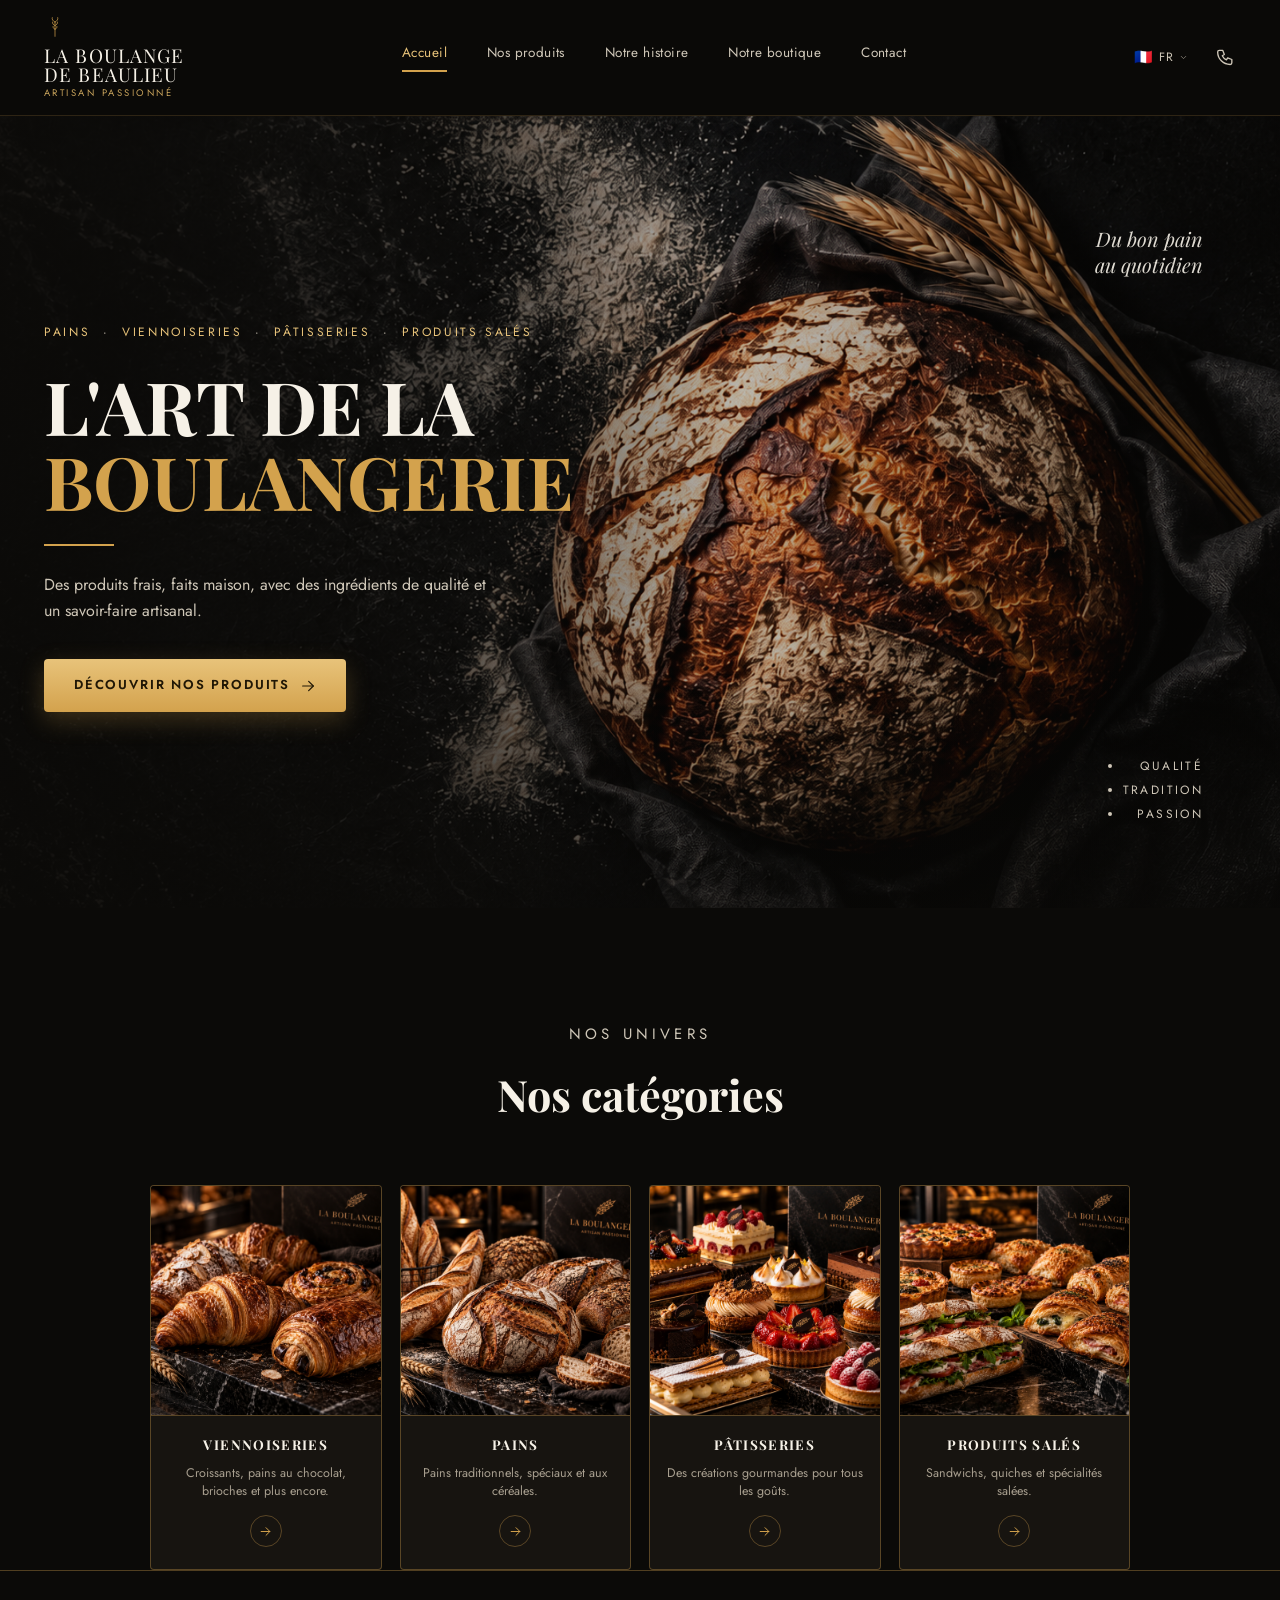
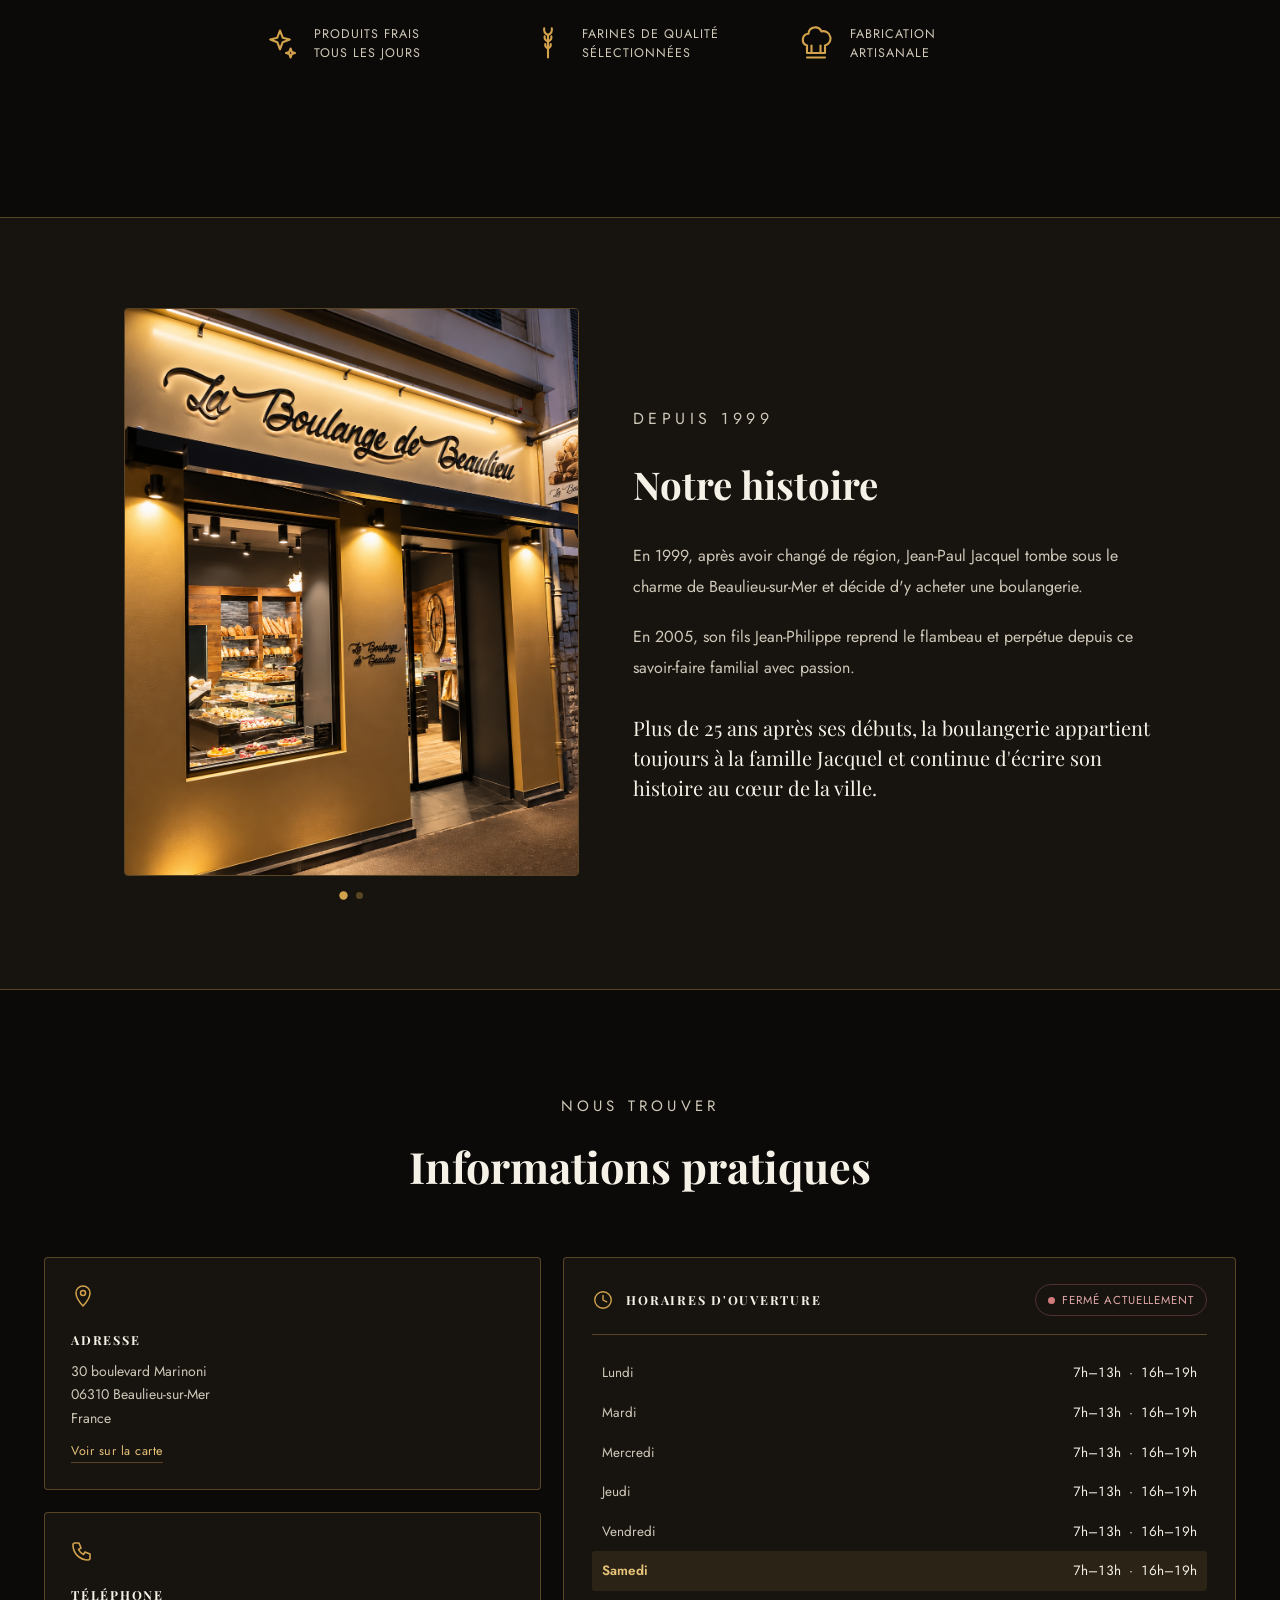
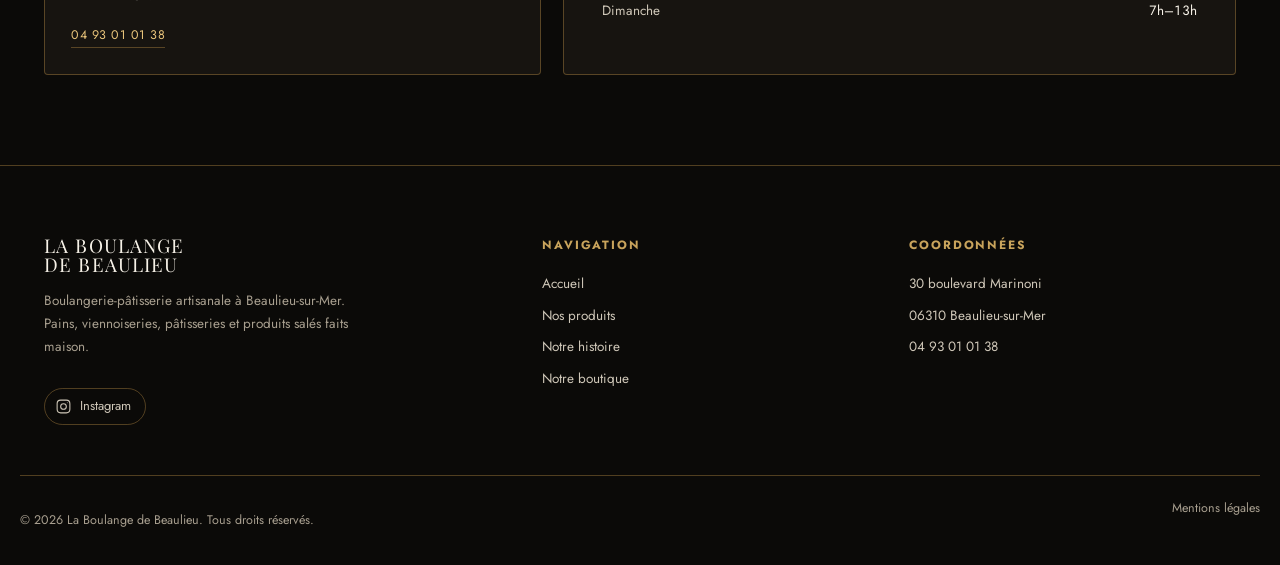
<file: index.html>
<!DOCTYPE html>
<html lang="fr">
<head>
  <meta charset="UTF-8">
  <meta name="viewport" content="width=device-width, initial-scale=1.0">
  <title>La Boulange de Beaulieu — Boulangerie artisanale à Beaulieu-sur-Mer</title>
  <meta name="description" content="La Boulange de Beaulieu, artisan boulanger-pâtissier à Beaulieu-sur-Mer : pains, viennoiseries, pâtisseries et produits salés faits maison chaque jour.">
  <meta name="theme-color" content="#0b0a08">
  <link rel="canonical" href="https://www.beaulieu-pizza.fr/boulangerie/">

  <meta property="og:type" content="website">
  <meta property="og:site_name" content="La Boulange de Beaulieu">
  <meta property="og:title" content="La Boulange de Beaulieu — Boulangerie artisanale à Beaulieu-sur-Mer">
  <meta property="og:description" content="Pains, viennoiseries, pâtisseries et produits salés faits maison, avec des ingrédients de qualité et un savoir-faire artisanal.">
  <meta property="og:image" content="assets/img/hero-pain.png">
  <meta property="og:locale" content="fr_FR">

  <link rel="preconnect" href="https://fonts.googleapis.com">
  <link rel="preconnect" href="https://fonts.gstatic.com" crossorigin>
  <link rel="stylesheet" href="https://fonts.googleapis.com/css2?family=Playfair+Display:ital,wght@0,500;0,600;0,700;0,900;1,500&family=Jost:wght@300;400;500;600&display=swap">
  <link rel="stylesheet" href="assets/css/styles.css">

  <script type="application/ld+json">
  {
    "@context": "https://schema.org",
    "@type": "Bakery",
    "name": "La Boulange de Beaulieu",
    "address": {
      "@type": "PostalAddress",
      "streetAddress": "30 boulevard Marinoni",
      "postalCode": "06310",
      "addressLocality": "Beaulieu-sur-Mer",
      "addressCountry": "FR"
    },
    "telephone": "+33493010138",
    "openingHoursSpecification": [
      { "@type": "OpeningHoursSpecification", "dayOfWeek": ["Monday","Tuesday","Wednesday","Thursday","Friday","Saturday"], "opens": "07:00", "closes": "13:00" },
      { "@type": "OpeningHoursSpecification", "dayOfWeek": ["Monday","Tuesday","Wednesday","Thursday","Friday","Saturday"], "opens": "16:00", "closes": "19:00" },
      { "@type": "OpeningHoursSpecification", "dayOfWeek": "Sunday", "opens": "07:00", "closes": "13:00" }
    ]
  }
  </script>
</head>
<body>
  <a class="skip-link" href="#main">Aller au contenu principal</a>

  <!-- =================== HEADER =================== -->
  <header class="site-header">
    <div class="container header-inner">
      <a href="#accueil" class="logo" aria-label="La Boulange de Beaulieu — retour à l'accueil">
        <svg class="logo-icon" viewBox="0 0 40 40" fill="none" stroke="currentColor" stroke-width="1.3" stroke-linecap="round">
          <path d="M20 37 L20 11"/>
          <path d="M20 11 C16 9 14 6 15 3"/>
          <path d="M20 11 C24 9 26 6 25 3"/>
          <path d="M20 17.5 C16.5 16 15 13.5 15.5 11"/>
          <path d="M20 17.5 C23.5 16 25 13.5 24.5 11"/>
          <path d="M20 24 C17 23 16 21 16.5 19"/>
          <path d="M20 24 C23 23 24 21 23.5 19"/>
        </svg>
        <span class="logo-name">La Boulange<br>de Beaulieu</span>
        <span class="logo-tag" data-i18n="logo_tagline">Artisan passionné</span>
      </a>

      <nav class="nav-desktop" aria-label="Navigation principale">
        <a href="#accueil" class="is-active" data-i18n="nav_accueil">Accueil</a>
        <a href="#categories" data-i18n="nav_produits">Nos produits</a>
        <a href="histoire.html" data-i18n="nav_histoire">Notre histoire</a>
        <a href="#adresse" data-i18n="nav_boutique">Notre boutique</a>
        <a href="#contact" data-i18n="nav_contact">Contact</a>
      </nav>

      <div class="header-actions">
        <div class="lang-switcher" id="lang-switcher">
          <button class="lang-current" id="lang-toggle" type="button" aria-haspopup="true" aria-expanded="false">
            <span class="flag" id="lang-current-flag">🇫🇷</span>
            <span id="lang-current-code">FR</span>
            <svg class="chev" viewBox="0 0 24 24" fill="none" stroke="currentColor" stroke-width="2" stroke-linecap="round" stroke-linejoin="round"><polyline points="6 9 12 15 18 9"/></svg>
          </button>
          <div class="lang-menu" id="lang-menu" role="menu">
            <button class="lang-option" type="button" data-lang="fr" role="menuitem"><span class="flag">🇫🇷</span><span class="name">Français</span><svg class="check" viewBox="0 0 24 24" fill="none" stroke="currentColor" stroke-width="2" stroke-linecap="round" stroke-linejoin="round"><polyline points="20 6 9 17 4 12"/></svg></button>
            <button class="lang-option" type="button" data-lang="en" role="menuitem"><span class="flag">🇬🇧</span><span class="name">English</span><svg class="check" viewBox="0 0 24 24" fill="none" stroke="currentColor" stroke-width="2" stroke-linecap="round" stroke-linejoin="round"><polyline points="20 6 9 17 4 12"/></svg></button>
            <button class="lang-option" type="button" data-lang="ru" role="menuitem"><span class="flag">🇷🇺</span><span class="name">Русский</span><svg class="check" viewBox="0 0 24 24" fill="none" stroke="currentColor" stroke-width="2" stroke-linecap="round" stroke-linejoin="round"><polyline points="20 6 9 17 4 12"/></svg></button>
            <button class="lang-option" type="button" data-lang="it" role="menuitem"><span class="flag">🇮🇹</span><span class="name">Italiano</span><svg class="check" viewBox="0 0 24 24" fill="none" stroke="currentColor" stroke-width="2" stroke-linecap="round" stroke-linejoin="round"><polyline points="20 6 9 17 4 12"/></svg></button>
          </div>
        </div>
        <a class="icon-btn" href="tel:+33493010138" aria-label="Appeler la boulangerie">
          <svg viewBox="0 0 24 24" fill="none" stroke="currentColor" stroke-width="1.6" stroke-linecap="round" stroke-linejoin="round"><path d="M4 4h4l2 5-2.5 1.5a11 11 0 0 0 5 5L14 13l5 2v4a2 2 0 0 1-2 2A15 15 0 0 1 2 6a2 2 0 0 1 2-2z"/></svg>
        </a>
        <button class="nav-toggle" id="nav-toggle" aria-expanded="false" aria-controls="nav-mobile">
          <svg viewBox="0 0 24 24" fill="none" stroke="currentColor" stroke-width="1.8" stroke-linecap="round"><line x1="3" y1="6" x2="21" y2="6"/><line x1="3" y1="12" x2="21" y2="12"/><line x1="3" y1="18" x2="21" y2="18"/></svg>
        </button>
      </div>
    </div>
    <nav id="nav-mobile" class="nav-mobile" aria-label="Navigation mobile">
      <a href="#accueil" data-i18n="nav_accueil">Accueil</a>
      <a href="#categories" data-i18n="nav_produits">Nos produits</a>
      <a href="histoire.html" data-i18n="nav_histoire">Notre histoire</a>
      <a href="#adresse" data-i18n="nav_boutique">Notre boutique</a>
      <a href="#contact" data-i18n="nav_contact">Contact</a>
    </nav>
  </header>

  <main id="main">

    <!-- =================== HERO =================== -->
    <section id="accueil" class="hero" aria-labelledby="hero-title">
      <div class="hero-media" aria-hidden="true">
        <img src="assets/img/hero-pain.png" alt="" fetchpriority="high">
      </div>

      <p class="hero-note" data-i18n-html="hero_note">Du bon pain<br>au quotidien</p>
      <ul class="hero-side-labels">
        <li data-i18n="hero_label_quality">Qualité</li>
        <li data-i18n="hero_label_tradition">Tradition</li>
        <li data-i18n="hero_label_passion">Passion</li>
      </ul>

      <div class="container">
        <p class="hero-kicker" data-i18n-html="hero_kicker">PAINS <span>·</span> VIENNOISERIES <span>·</span> PÂTISSERIES <span>·</span> PRODUITS SALÉS</p>
        <h1 id="hero-title">
          <span data-i18n="hero_title1">L'art de la</span>
          <span class="accent" data-i18n="hero_title_accent">boulangerie</span>
          <span class="rule"></span>
        </h1>
        <p class="hero-text" data-i18n="hero_text">Des produits frais, faits maison, avec des ingrédients de qualité et un savoir-faire artisanal.</p>
        <a class="btn btn--primary" href="#categories">
          <span data-i18n="hero_cta">Découvrir nos produits</span> <svg viewBox="0 0 24 24" fill="none" stroke="currentColor" stroke-width="1.8" stroke-linecap="round" stroke-linejoin="round"><line x1="4" y1="12" x2="20" y2="12"/><polyline points="13 5 20 12 13 19"/></svg>
        </a>
      </div>
    </section>

    <!-- =================== CATÉGORIES =================== -->
    <section id="categories" class="section" aria-labelledby="categories-title">
      <div class="container">
        <div class="section-head">
          <p class="eyebrow" data-i18n="categories_eyebrow">Nos univers</p>
          <h2 id="categories-title" data-i18n="categories_title">Nos catégories</h2>
        </div>

        <div class="categories-grid">

          <!-- Viennoiseries -->
          <article class="category-card">
            <a class="category-card__cover-link" href="viennoiseries.html" aria-label="Voir la catégorie Viennoiseries" data-i18n-aria="cat_aria_viennoiseries"></a>
            <div class="category-card__media">
              <img src="assets/img/cat-viennoiseries.png" alt="Croissants, pains au chocolat et pain aux raisins" loading="lazy">
            </div>
            <div class="category-card__body">
              <h3 data-i18n="cat_viennoiseries_title">Viennoiseries</h3>
              <p data-i18n="cat_viennoiseries_desc">Croissants, pains au chocolat, brioches et plus encore.</p>
              <span class="category-card__link"><svg viewBox="0 0 24 24" fill="none" stroke="currentColor" stroke-width="1.8" stroke-linecap="round" stroke-linejoin="round"><line x1="4" y1="12" x2="20" y2="12"/><polyline points="13 5 20 12 13 19"/></svg></span>
            </div>
          </article>

          <!-- Pains -->
          <article class="category-card">
            <a class="category-card__cover-link" href="pains.html" aria-label="Voir la catégorie Pains" data-i18n-aria="cat_aria_pains"></a>
            <div class="category-card__media">
              <img src="assets/img/cat-pains.png" alt="Baguettes, pain de campagne et pains spéciaux" loading="lazy">
            </div>
            <div class="category-card__body">
              <h3 data-i18n="cat_pains_title">Pains</h3>
              <p data-i18n="cat_pains_desc">Pains traditionnels, spéciaux et aux céréales.</p>
              <span class="category-card__link"><svg viewBox="0 0 24 24" fill="none" stroke="currentColor" stroke-width="1.8" stroke-linecap="round" stroke-linejoin="round"><line x1="4" y1="12" x2="20" y2="12"/><polyline points="13 5 20 12 13 19"/></svg></span>
            </div>
          </article>

          <!-- Pâtisseries -->
          <article class="category-card">
            <a class="category-card__cover-link" href="patisseries.html" aria-label="Voir la catégorie Pâtisseries" data-i18n-aria="cat_aria_patisseries"></a>
            <div class="category-card__media">
              <img src="assets/img/cat-patisseries.png" alt="Éclairs, Paris-Brest, tartes aux fruits et millefeuille" loading="lazy">
            </div>
            <div class="category-card__body">
              <h3 data-i18n="cat_patisseries_title">Pâtisseries</h3>
              <p data-i18n="cat_patisseries_desc">Des créations gourmandes pour tous les goûts.</p>
              <span class="category-card__link"><svg viewBox="0 0 24 24" fill="none" stroke="currentColor" stroke-width="1.8" stroke-linecap="round" stroke-linejoin="round"><line x1="4" y1="12" x2="20" y2="12"/><polyline points="13 5 20 12 13 19"/></svg></span>
            </div>
          </article>

          <!-- Produits salés -->
          <article class="category-card">
            <a class="category-card__cover-link" href="sale.html" aria-label="Voir la catégorie Produits salés" data-i18n-aria="cat_aria_sale"></a>
            <div class="category-card__media">
              <img src="assets/img/cat-sale.png" alt="Quiches, sandwichs et viennoiseries salées" loading="lazy">
            </div>
            <div class="category-card__body">
              <h3 data-i18n="cat_sale_title">Produits salés</h3>
              <p data-i18n="cat_sale_desc">Sandwichs, quiches et spécialités salées.</p>
              <span class="category-card__link"><svg viewBox="0 0 24 24" fill="none" stroke="currentColor" stroke-width="1.8" stroke-linecap="round" stroke-linejoin="round"><line x1="4" y1="12" x2="20" y2="12"/><polyline points="13 5 20 12 13 19"/></svg></span>
            </div>
          </article>

        </div>
      </div>

      <div class="commitments">
        <div class="container commitments-row">
          <div class="commitment">
            <svg viewBox="0 0 24 24" fill="none" stroke="currentColor" stroke-width="1.4" stroke-linecap="round" stroke-linejoin="round"><path d="M12 3l1.8 4.8L18.5 9l-4.7 1.8L12 15.5 10.2 10.8 5.5 9l4.7-1.2L12 3z"/><path d="M19 15l.9 2.3L22 18l-2.1.7L19 21l-.8-2.3L16 18l2.2-.7z"/></svg>
            <span data-i18n-html="commitment1">Produits frais<br>tous les jours</span>
          </div>
          <div class="commitment">
            <svg viewBox="0 0 24 24" fill="none" stroke="currentColor" stroke-width="1.4" stroke-linecap="round"><path d="M12 21V6"/><path d="M12 6c-2-1-3-2.5-2.5-4.5"/><path d="M12 6c2-1 3-2.5 2.5-4.5"/><path d="M12 10.5c-1.7-.8-2.6-2-2.2-3.6"/><path d="M12 10.5c1.7-.8 2.6-2 2.2-3.6"/><path d="M12 15c-1.4-.7-2.1-1.7-1.8-3"/><path d="M12 15c1.4-.7 2.1-1.7 1.8-3"/></svg>
            <span data-i18n-html="commitment2">Farines de qualité<br>sélectionnées</span>
          </div>
          <div class="commitment">
            <svg viewBox="0 0 24 24" fill="none" stroke="currentColor" stroke-width="1.4" stroke-linecap="round" stroke-linejoin="round"><path d="M6 13a4 4 0 0 1 1-7.8 4.5 4.5 0 0 1 8.6-1.6A4 4 0 0 1 18 13v5H6v-5z"/><line x1="6" y1="21" x2="18" y2="21"/><line x1="9" y1="18" x2="9" y2="13"/><line x1="15" y1="18" x2="15" y2="13"/></svg>
            <span data-i18n-html="commitment3">Fabrication<br>artisanale</span>
          </div>
        </div>
      </div>
    </section>

    <!-- =================== NOTRE HISTOIRE =================== -->
    <section id="histoire" class="story story--split" aria-labelledby="histoire-title">
      <div class="container">
        <div class="history-layout">
          <div class="history-gallery">
            <div class="history-gallery__scroll" id="history-gallery-scroll">
              <div class="history-gallery__item">
                <img src="assets/img/histoire-devanture.png" alt="La devanture de La Boulange de Beaulieu, de nuit">
              </div>
              <div class="history-gallery__item">
                <img src="assets/img/histoire-atelier.jpg" alt="Le fournil de La Boulange de Beaulieu, à l'ouvrage">
              </div>
            </div>
            <div class="history-gallery__dots" id="history-gallery-dots">
              <button class="history-gallery__dot is-active" data-index="0" aria-label="Photo 1"></button>
              <button class="history-gallery__dot" data-index="1" aria-label="Photo 2"></button>
            </div>
          </div>

          <div class="history-content">
            <p class="eyebrow" data-i18n="history_eyebrow">Depuis 1999</p>
            <h2 id="histoire-title" data-i18n="histoire_title">Notre histoire</h2>
            <p data-i18n="histoire_p1">En 1999, après avoir changé de région, Jean-Paul Jacquel tombe sous le charme de Beaulieu-sur-Mer et décide d'y acheter une boulangerie.</p>
            <p data-i18n="histoire_p2">En 2005, son fils Jean-Philippe reprend le flambeau et perpétue depuis ce savoir-faire familial avec passion.</p>
            <p class="pull" data-i18n="histoire_p3">Plus de 25 ans après ses débuts, la boulangerie appartient toujours à la famille Jacquel et continue d'écrire son histoire au cœur de la ville.</p>
          </div>
        </div>
      </div>
    </section>

    <!-- =================== INFORMATIONS PRATIQUES =================== -->
    <section id="adresse" class="practical" aria-labelledby="contact-title">
      <div class="container">
        <div class="section-head">
          <p class="eyebrow" data-i18n="practical_eyebrow">Nous trouver</p>
          <h2 id="contact-title" data-i18n="practical_title">Informations pratiques</h2>
        </div>

        <div class="practical-layout" id="contact">
          <div class="info-stack">
            <div class="practical-card">
              <svg viewBox="0 0 24 24" fill="none" stroke="currentColor" stroke-width="1.5" stroke-linecap="round" stroke-linejoin="round"><path d="M12 22s7-7.5 7-13a7 7 0 1 0-14 0c0 5.5 7 13 7 13z"/><circle cx="12" cy="9" r="2.5"/></svg>
              <h3 data-i18n="label_adresse">Adresse</h3>
              <address>
                30 boulevard Marinoni<br>
                06310 Beaulieu-sur-Mer<br>
                France
              </address>
              <a class="link-underline" href="https://www.google.com/maps/search/?api=1&query=30+boulevard+Marinoni+06310+Beaulieu-sur-Mer" target="_blank" rel="noopener" data-i18n="link_maps">Voir sur la carte</a>
            </div>

            <div class="practical-card">
              <svg viewBox="0 0 24 24" fill="none" stroke="currentColor" stroke-width="1.6" stroke-linecap="round" stroke-linejoin="round"><path d="M4 4h4l2 5-2.5 1.5a11 11 0 0 0 5 5L14 13l5 2v4a2 2 0 0 1-2 2A15 15 0 0 1 2 6a2 2 0 0 1 2-2z"/></svg>
              <h3 data-i18n="label_telephone">Téléphone</h3>
              <p><a class="link-underline" href="tel:+33493010138">04 93 01 01 38</a></p>
            </div>
          </div>

          <div class="hours-card">
            <div class="hours-card__head">
              <div>
                <svg viewBox="0 0 24 24" fill="none" stroke="currentColor" stroke-width="1.5" stroke-linecap="round" stroke-linejoin="round"><circle cx="12" cy="12" r="9"/><polyline points="12 7 12 12 16 14"/></svg>
                <h3 data-i18n="label_horaires">Horaires d'ouverture</h3>
              </div>
              <span class="hours-status" id="hours-status">—</span>
            </div>
            <ul class="hours-list" id="hours-list">
              <li data-day="1"><span class="hours-list__day" data-i18n="day_mon">Lundi</span><span class="hours-list__time">7h–13h &nbsp;·&nbsp; 16h–19h</span></li>
              <li data-day="2"><span class="hours-list__day" data-i18n="day_tue">Mardi</span><span class="hours-list__time">7h–13h &nbsp;·&nbsp; 16h–19h</span></li>
              <li data-day="3"><span class="hours-list__day" data-i18n="day_wed">Mercredi</span><span class="hours-list__time">7h–13h &nbsp;·&nbsp; 16h–19h</span></li>
              <li data-day="4"><span class="hours-list__day" data-i18n="day_thu">Jeudi</span><span class="hours-list__time">7h–13h &nbsp;·&nbsp; 16h–19h</span></li>
              <li data-day="5"><span class="hours-list__day" data-i18n="day_fri">Vendredi</span><span class="hours-list__time">7h–13h &nbsp;·&nbsp; 16h–19h</span></li>
              <li data-day="6"><span class="hours-list__day" data-i18n="day_sat">Samedi</span><span class="hours-list__time">7h–13h &nbsp;·&nbsp; 16h–19h</span></li>
              <li data-day="0"><span class="hours-list__day" data-i18n="day_sun">Dimanche</span><span class="hours-list__time">7h–13h</span></li>
            </ul>
          </div>
        </div>
      </div>
    </section>

  </main>

  <!-- =================== FOOTER =================== -->
  <footer class="site-footer">
    <div class="container footer-grid">
      <div class="footer-brand">
        <a href="#accueil" class="logo">
          <span class="logo-name">La Boulange<br>de Beaulieu</span>
        </a>
        <p data-i18n="footer_desc">Boulangerie-pâtisserie artisanale à Beaulieu-sur-Mer. Pains, viennoiseries, pâtisseries et produits salés faits maison.</p>
        <a class="footer-social" href="https://www.instagram.com/laboulangedebeaulieu/" target="_blank" rel="noopener" aria-label="Instagram La Boulange de Beaulieu">
          <svg viewBox="0 0 24 24" fill="none" stroke="currentColor" stroke-width="1.5" stroke-linecap="round" stroke-linejoin="round"><rect x="3" y="3" width="18" height="18" rx="5"/><circle cx="12" cy="12" r="4"/><circle cx="17.3" cy="6.7" r="0.6" fill="currentColor" stroke="none"/></svg>
          Instagram
        </a>
      </div>

      <div class="footer-col">
        <h4 data-i18n="footer_nav_title">Navigation</h4>
        <ul>
          <li><a href="#accueil" data-i18n="nav_accueil">Accueil</a></li>
          <li><a href="#categories" data-i18n="nav_produits">Nos produits</a></li>
          <li><a href="histoire.html" data-i18n="nav_histoire">Notre histoire</a></li>
          <li><a href="#adresse" data-i18n="nav_boutique">Notre boutique</a></li>
        </ul>
      </div>

      <div class="footer-col">
        <h4 data-i18n="footer_coord_title">Coordonnées</h4>
        <ul>
          <li>30 boulevard Marinoni</li>
          <li>06310 Beaulieu-sur-Mer</li>
          <li><a href="tel:+33493010138">04 93 01 01 38</a></li>
        </ul>
      </div>
    </div>

    <div class="container footer-bottom">
      <p>© <span id="footer-year"></span> La Boulange de Beaulieu. <span data-i18n="footer_rights">Tous droits réservés.</span></p>
      <div class="footer-legal-links">
        <a href="mentions-legales.html" data-i18n="footer_legal">Mentions légales</a>
      </div>
    </div>
  </footer>

  <script src="assets/js/i18n.js"></script>
  <script src="assets/js/main.js"></script>
</body>
</html>
</file>
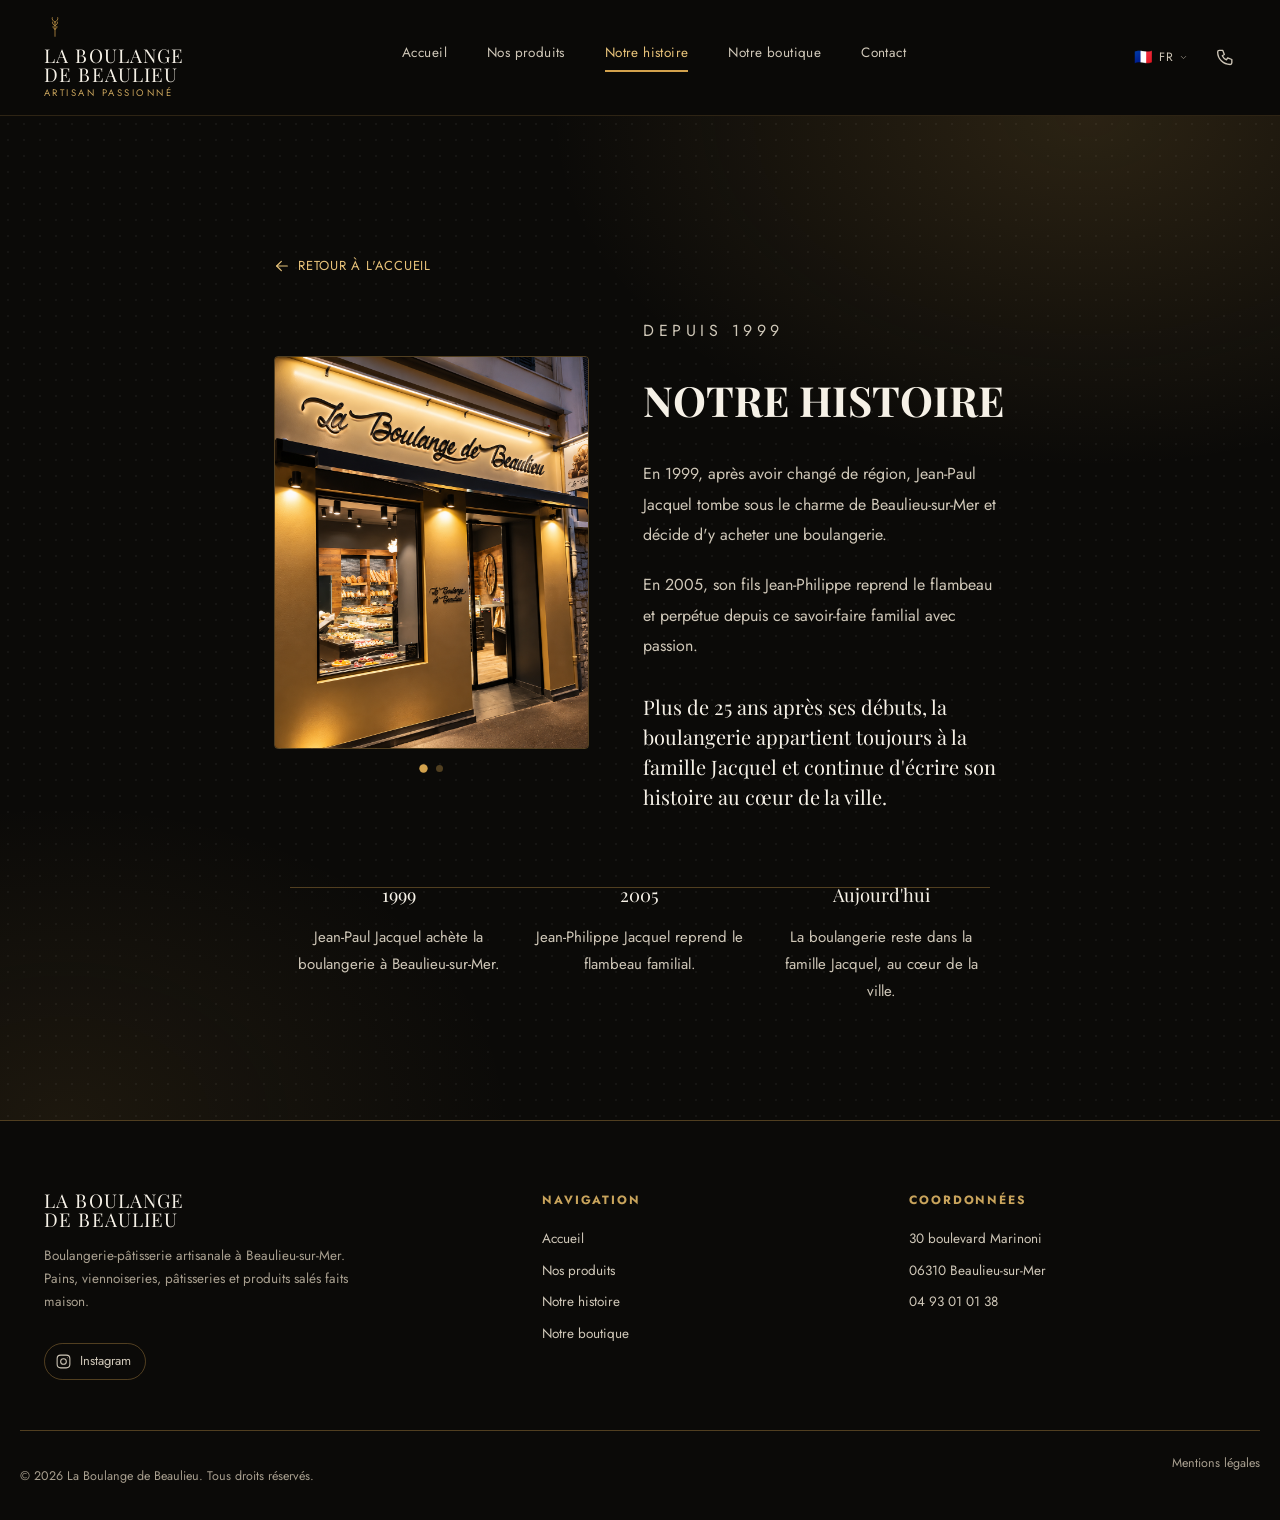
<file: histoire.html>
<!DOCTYPE html>
<html lang="fr">
<head>
  <meta charset="UTF-8">
  <meta name="viewport" content="width=device-width, initial-scale=1.0">
  <title>Notre histoire — La Boulange de Beaulieu</title>
  <meta name="description" content="Depuis 1999, la famille Jacquel tient La Boulange de Beaulieu à Beaulieu-sur-Mer, de père en fils.">
  <meta name="theme-color" content="#0b0a08">
  <link rel="preconnect" href="https://fonts.googleapis.com">
  <link rel="preconnect" href="https://fonts.gstatic.com" crossorigin>
  <link rel="stylesheet" href="https://fonts.googleapis.com/css2?family=Playfair+Display:ital,wght@0,500;0,600;0,700;0,900;1,500&family=Jost:wght@300;400;500;600&display=swap">
  <link rel="stylesheet" href="assets/css/styles.css">
</head>
<body>
  <a class="skip-link" href="#main">Aller au contenu principal</a>

  <header class="site-header">
    <div class="container header-inner">
      <a href="index.html#accueil" class="logo" aria-label="La Boulange de Beaulieu — retour à l'accueil">
        <svg class="logo-icon" viewBox="0 0 40 40" fill="none" stroke="currentColor" stroke-width="1.3" stroke-linecap="round">
          <path d="M20 37 L20 11"/><path d="M20 11 C16 9 14 6 15 3"/><path d="M20 11 C24 9 26 6 25 3"/>
          <path d="M20 17.5 C16.5 16 15 13.5 15.5 11"/><path d="M20 17.5 C23.5 16 25 13.5 24.5 11"/>
          <path d="M20 24 C17 23 16 21 16.5 19"/><path d="M20 24 C23 23 24 21 23.5 19"/>
        </svg>
        <span class="logo-name">La Boulange<br>de Beaulieu</span>
        <span class="logo-tag" data-i18n="logo_tagline">Artisan passionné</span>
      </a>
      <nav class="nav-desktop" aria-label="Navigation principale">
        <a href="index.html#accueil" data-i18n="nav_accueil">Accueil</a>
        <a href="index.html#categories" data-i18n="nav_produits">Nos produits</a>
        <a href="histoire.html" class="is-active" data-i18n="nav_histoire">Notre histoire</a>
        <a href="index.html#adresse" data-i18n="nav_boutique">Notre boutique</a>
        <a href="index.html#contact" data-i18n="nav_contact">Contact</a>
      </nav>
      <div class="header-actions">
        <div class="lang-switcher" id="lang-switcher">
          <button class="lang-current" id="lang-toggle" type="button" aria-haspopup="true" aria-expanded="false">
            <span class="flag" id="lang-current-flag">🇫🇷</span>
            <span id="lang-current-code">FR</span>
            <svg class="chev" viewBox="0 0 24 24" fill="none" stroke="currentColor" stroke-width="2" stroke-linecap="round" stroke-linejoin="round"><polyline points="6 9 12 15 18 9"/></svg>
          </button>
          <div class="lang-menu" id="lang-menu" role="menu">
            <button class="lang-option" type="button" data-lang="fr" role="menuitem"><span class="flag">🇫🇷</span><span class="name">Français</span><svg class="check" viewBox="0 0 24 24" fill="none" stroke="currentColor" stroke-width="2" stroke-linecap="round" stroke-linejoin="round"><polyline points="20 6 9 17 4 12"/></svg></button>
            <button class="lang-option" type="button" data-lang="en" role="menuitem"><span class="flag">🇬🇧</span><span class="name">English</span><svg class="check" viewBox="0 0 24 24" fill="none" stroke="currentColor" stroke-width="2" stroke-linecap="round" stroke-linejoin="round"><polyline points="20 6 9 17 4 12"/></svg></button>
            <button class="lang-option" type="button" data-lang="ru" role="menuitem"><span class="flag">🇷🇺</span><span class="name">Русский</span><svg class="check" viewBox="0 0 24 24" fill="none" stroke="currentColor" stroke-width="2" stroke-linecap="round" stroke-linejoin="round"><polyline points="20 6 9 17 4 12"/></svg></button>
            <button class="lang-option" type="button" data-lang="it" role="menuitem"><span class="flag">🇮🇹</span><span class="name">Italiano</span><svg class="check" viewBox="0 0 24 24" fill="none" stroke="currentColor" stroke-width="2" stroke-linecap="round" stroke-linejoin="round"><polyline points="20 6 9 17 4 12"/></svg></button>
          </div>
        </div>
        <a class="icon-btn" href="tel:+33493010138" aria-label="Appeler la boulangerie" data-i18n-aria="aria_call"><svg viewBox="0 0 24 24" fill="none" stroke="currentColor" stroke-width="1.6" stroke-linecap="round" stroke-linejoin="round"><path d="M4 4h4l2 5-2.5 1.5a11 11 0 0 0 5 5L14 13l5 2v4a2 2 0 0 1-2 2A15 15 0 0 1 2 6a2 2 0 0 1 2-2z"/></svg></a>
        <button class="nav-toggle" id="nav-toggle" aria-expanded="false" aria-controls="nav-mobile"><svg viewBox="0 0 24 24" fill="none" stroke="currentColor" stroke-width="1.8" stroke-linecap="round"><line x1="3" y1="6" x2="21" y2="6"/><line x1="3" y1="12" x2="21" y2="12"/><line x1="3" y1="18" x2="21" y2="18"/></svg></button>
      </div>
    </div>
    <nav id="nav-mobile" class="nav-mobile" aria-label="Navigation mobile">
      <a href="index.html#accueil" data-i18n="nav_accueil">Accueil</a>
      <a href="index.html#categories" data-i18n="nav_produits">Nos produits</a>
      <a href="histoire.html" data-i18n="nav_histoire">Notre histoire</a>
      <a href="index.html#adresse" data-i18n="nav_boutique">Notre boutique</a>
      <a href="index.html#contact" data-i18n="nav_contact">Contact</a>
    </nav>
  </header>

  <main id="main">
    <section class="simple-page">
      <div class="container">
        <a class="back-link" href="index.html"><svg viewBox="0 0 24 24" fill="none" stroke="currentColor" stroke-width="1.8" stroke-linecap="round" stroke-linejoin="round"><line x1="20" y1="12" x2="4" y2="12"/><polyline points="11 5 4 12 11 19"/></svg> <span data-i18n="back_home">Retour à l'accueil</span></a>

        <div class="history-layout">
          <div class="history-gallery">
            <div class="history-gallery__scroll" id="history-gallery-scroll">
              <div class="history-gallery__item">
                <img src="assets/img/histoire-devanture.png" alt="La devanture de La Boulange de Beaulieu, de nuit">
              </div>
              <div class="history-gallery__item">
                <img src="assets/img/histoire-atelier.jpg" alt="Le fournil de La Boulange de Beaulieu, à l'ouvrage">
              </div>
            </div>
            <div class="history-gallery__dots" id="history-gallery-dots">
              <button class="history-gallery__dot is-active" data-index="0" aria-label="Photo 1"></button>
              <button class="history-gallery__dot" data-index="1" aria-label="Photo 2"></button>
            </div>
          </div>

          <div class="history-content">
            <p class="eyebrow" data-i18n="history_eyebrow">Depuis 1999</p>
            <h1 data-i18n="histoire_title">Notre histoire</h1>
            <p data-i18n="histoire_p1">En 1999, après avoir changé de région, Jean-Paul Jacquel tombe sous le charme de Beaulieu-sur-Mer et décide d'y acheter une boulangerie.</p>
            <p data-i18n="histoire_p2">En 2005, son fils Jean-Philippe reprend le flambeau et perpétue depuis ce savoir-faire familial avec passion.</p>
            <p class="pull" data-i18n="histoire_p3">Plus de 25 ans après ses débuts, la boulangerie appartient toujours à la famille Jacquel et continue d'écrire son histoire au cœur de la ville.</p>
          </div>
        </div>

        <div class="timeline">
          <div class="timeline-item">
            <span class="timeline-dot"></span>
            <div class="timeline-year">1999</div>
            <p class="timeline-desc" data-i18n="timeline_1999_desc">Jean-Paul Jacquel achète la boulangerie à Beaulieu-sur-Mer.</p>
          </div>
          <div class="timeline-item">
            <span class="timeline-dot"></span>
            <div class="timeline-year">2005</div>
            <p class="timeline-desc" data-i18n="timeline_2005_desc">Jean-Philippe Jacquel reprend le flambeau familial.</p>
          </div>
          <div class="timeline-item">
            <span class="timeline-dot"></span>
            <div class="timeline-year" data-i18n="timeline_today">Aujourd'hui</div>
            <p class="timeline-desc" data-i18n="timeline_today_desc">La boulangerie reste dans la famille Jacquel, au cœur de la ville.</p>
          </div>
        </div>
      </div>
    </section>
  </main>

  <footer class="site-footer">
    <div class="container footer-grid">
      <div class="footer-brand">
        <a href="index.html#accueil" class="logo"><span class="logo-name">La Boulange<br>de Beaulieu</span></a>
        <p data-i18n="footer_desc">Boulangerie-pâtisserie artisanale à Beaulieu-sur-Mer. Pains, viennoiseries, pâtisseries et produits salés faits maison.</p>
        <a class="footer-social" href="https://www.instagram.com/laboulangedebeaulieu/" target="_blank" rel="noopener" aria-label="Instagram La Boulange de Beaulieu">
          <svg viewBox="0 0 24 24" fill="none" stroke="currentColor" stroke-width="1.5" stroke-linecap="round" stroke-linejoin="round"><rect x="3" y="3" width="18" height="18" rx="5"/><circle cx="12" cy="12" r="4"/><circle cx="17.3" cy="6.7" r="0.6" fill="currentColor" stroke="none"/></svg>
          Instagram
        </a>
      </div>
      <div class="footer-col">
        <h4 data-i18n="footer_nav_title">Navigation</h4>
        <ul>
          <li><a href="index.html#accueil" data-i18n="nav_accueil">Accueil</a></li>
          <li><a href="index.html#categories" data-i18n="nav_produits">Nos produits</a></li>
          <li><a href="histoire.html" data-i18n="nav_histoire">Notre histoire</a></li>
          <li><a href="index.html#adresse" data-i18n="nav_boutique">Notre boutique</a></li>
        </ul>
      </div>
      <div class="footer-col">
        <h4 data-i18n="footer_coord_title">Coordonnées</h4>
        <ul>
          <li>30 boulevard Marinoni</li>
          <li>06310 Beaulieu-sur-Mer</li>
          <li><a href="tel:+33493010138">04 93 01 01 38</a></li>
        </ul>
      </div>
    </div>
    <div class="container footer-bottom">
      <p>© <span id="footer-year"></span> La Boulange de Beaulieu. <span data-i18n="footer_rights">Tous droits réservés.</span></p>
      <div class="footer-legal-links"><a href="mentions-legales.html" data-i18n="footer_legal">Mentions légales</a></div>
    </div>
  </footer>

  <script src="assets/js/i18n.js"></script>
  <script src="assets/js/main.js"></script>
</body>
</html>
</file>
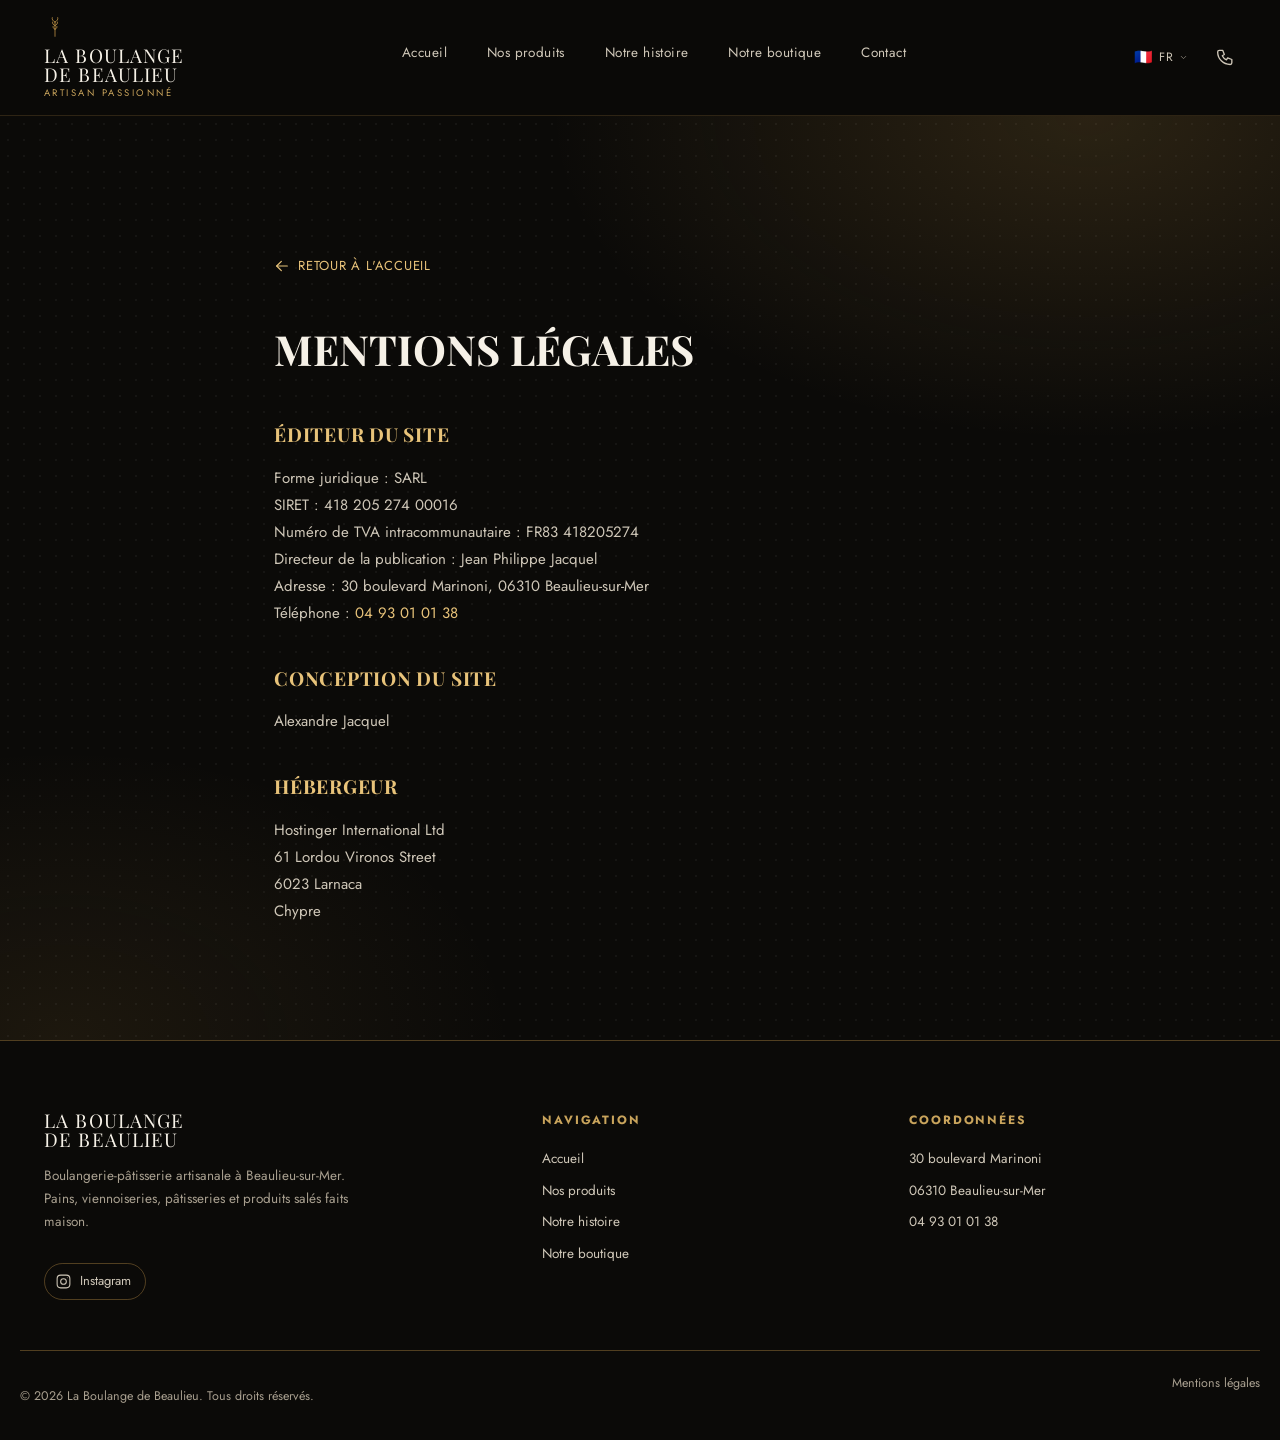
<file: mentions-legales.html>
<!DOCTYPE html>
<html lang="fr">
<head>
  <meta charset="UTF-8">
  <meta name="viewport" content="width=device-width, initial-scale=1.0">
  <title>Mentions légales — La Boulange de Beaulieu</title>
  <meta name="description" content="Mentions légales du site de La Boulange de Beaulieu.">
  <meta name="theme-color" content="#0b0a08">
  <link rel="preconnect" href="https://fonts.googleapis.com">
  <link rel="preconnect" href="https://fonts.gstatic.com" crossorigin>
  <link rel="stylesheet" href="https://fonts.googleapis.com/css2?family=Playfair+Display:ital,wght@0,500;0,600;0,700;0,900;1,500&family=Jost:wght@300;400;500;600&display=swap">
  <link rel="stylesheet" href="assets/css/styles.css">
</head>
<body>
  <a class="skip-link" href="#main">Aller au contenu principal</a>

  <header class="site-header">
    <div class="container header-inner">
      <a href="index.html#accueil" class="logo" aria-label="La Boulange de Beaulieu — retour à l'accueil">
        <svg class="logo-icon" viewBox="0 0 40 40" fill="none" stroke="currentColor" stroke-width="1.3" stroke-linecap="round">
          <path d="M20 37 L20 11"/><path d="M20 11 C16 9 14 6 15 3"/><path d="M20 11 C24 9 26 6 25 3"/>
          <path d="M20 17.5 C16.5 16 15 13.5 15.5 11"/><path d="M20 17.5 C23.5 16 25 13.5 24.5 11"/>
          <path d="M20 24 C17 23 16 21 16.5 19"/><path d="M20 24 C23 23 24 21 23.5 19"/>
        </svg>
        <span class="logo-name">La Boulange<br>de Beaulieu</span>
        <span class="logo-tag" data-i18n="logo_tagline">Artisan passionné</span>
      </a>
      <nav class="nav-desktop" aria-label="Navigation principale">
        <a href="index.html#accueil" data-i18n="nav_accueil">Accueil</a>
        <a href="index.html#categories" data-i18n="nav_produits">Nos produits</a>
        <a href="histoire.html" data-i18n="nav_histoire">Notre histoire</a>
        <a href="index.html#adresse" data-i18n="nav_boutique">Notre boutique</a>
        <a href="index.html#contact" data-i18n="nav_contact">Contact</a>
      </nav>
      <div class="header-actions">
        <div class="lang-switcher" id="lang-switcher">
          <button class="lang-current" id="lang-toggle" type="button" aria-haspopup="true" aria-expanded="false">
            <span class="flag" id="lang-current-flag">🇫🇷</span>
            <span id="lang-current-code">FR</span>
            <svg class="chev" viewBox="0 0 24 24" fill="none" stroke="currentColor" stroke-width="2" stroke-linecap="round" stroke-linejoin="round"><polyline points="6 9 12 15 18 9"/></svg>
          </button>
          <div class="lang-menu" id="lang-menu" role="menu">
            <button class="lang-option" type="button" data-lang="fr" role="menuitem"><span class="flag">🇫🇷</span><span class="name">Français</span><svg class="check" viewBox="0 0 24 24" fill="none" stroke="currentColor" stroke-width="2" stroke-linecap="round" stroke-linejoin="round"><polyline points="20 6 9 17 4 12"/></svg></button>
            <button class="lang-option" type="button" data-lang="en" role="menuitem"><span class="flag">🇬🇧</span><span class="name">English</span><svg class="check" viewBox="0 0 24 24" fill="none" stroke="currentColor" stroke-width="2" stroke-linecap="round" stroke-linejoin="round"><polyline points="20 6 9 17 4 12"/></svg></button>
            <button class="lang-option" type="button" data-lang="ru" role="menuitem"><span class="flag">🇷🇺</span><span class="name">Русский</span><svg class="check" viewBox="0 0 24 24" fill="none" stroke="currentColor" stroke-width="2" stroke-linecap="round" stroke-linejoin="round"><polyline points="20 6 9 17 4 12"/></svg></button>
            <button class="lang-option" type="button" data-lang="it" role="menuitem"><span class="flag">🇮🇹</span><span class="name">Italiano</span><svg class="check" viewBox="0 0 24 24" fill="none" stroke="currentColor" stroke-width="2" stroke-linecap="round" stroke-linejoin="round"><polyline points="20 6 9 17 4 12"/></svg></button>
          </div>
        </div>
        <a class="icon-btn" href="tel:+33493010138" aria-label="Appeler la boulangerie" data-i18n-aria="aria_call"><svg viewBox="0 0 24 24" fill="none" stroke="currentColor" stroke-width="1.6" stroke-linecap="round" stroke-linejoin="round"><path d="M4 4h4l2 5-2.5 1.5a11 11 0 0 0 5 5L14 13l5 2v4a2 2 0 0 1-2 2A15 15 0 0 1 2 6a2 2 0 0 1 2-2z"/></svg></a>
        <button class="nav-toggle" id="nav-toggle" aria-expanded="false" aria-controls="nav-mobile"><svg viewBox="0 0 24 24" fill="none" stroke="currentColor" stroke-width="1.8" stroke-linecap="round"><line x1="3" y1="6" x2="21" y2="6"/><line x1="3" y1="12" x2="21" y2="12"/><line x1="3" y1="18" x2="21" y2="18"/></svg></button>
      </div>
    </div>
    <nav id="nav-mobile" class="nav-mobile" aria-label="Navigation mobile">
      <a href="index.html#accueil" data-i18n="nav_accueil">Accueil</a>
      <a href="index.html#categories" data-i18n="nav_produits">Nos produits</a>
      <a href="histoire.html" data-i18n="nav_histoire">Notre histoire</a>
      <a href="index.html#adresse" data-i18n="nav_boutique">Notre boutique</a>
      <a href="index.html#contact" data-i18n="nav_contact">Contact</a>
    </nav>
  </header>

  <main id="main">
    <section class="simple-page">
      <div class="container">
        <a class="back-link" href="index.html"><svg viewBox="0 0 24 24" fill="none" stroke="currentColor" stroke-width="1.8" stroke-linecap="round" stroke-linejoin="round"><line x1="20" y1="12" x2="4" y2="12"/><polyline points="11 5 4 12 11 19"/></svg> <span data-i18n="back_home">Retour à l'accueil</span></a>
        <h1 data-i18n="ml_title">Mentions légales</h1>

        <h2 data-i18n="ml_editeur">Éditeur du site</h2>
        <p>
          <span data-i18n="ml_forme">Forme juridique</span> : SARL<br>
          SIRET : 418 205 274 00016<br>
          <span data-i18n="ml_tva">Numéro de TVA intracommunautaire</span> : FR83 418205274<br>
          <span data-i18n="ml_directeur">Directeur de la publication</span> : Jean Philippe Jacquel<br>
          <span data-i18n="label_adresse">Adresse</span> : 30 boulevard Marinoni, 06310 Beaulieu-sur-Mer<br>
          <span data-i18n="label_telephone">Téléphone</span> : <a href="tel:+33493010138">04 93 01 01 38</a>
        </p>

        <h2 data-i18n="ml_conception">Conception du site</h2>
        <p>Alexandre Jacquel</p>

        <h2 data-i18n="ml_hebergeur">Hébergeur</h2>
        <p>
          Hostinger International Ltd<br>
          61 Lordou Vironos Street<br>
          6023 Larnaca<br>
          Chypre
        </p>
      </div>
    </section>
  </main>

  <footer class="site-footer">
    <div class="container footer-grid">
      <div class="footer-brand">
        <a href="index.html#accueil" class="logo"><span class="logo-name">La Boulange<br>de Beaulieu</span></a>
        <p data-i18n="footer_desc">Boulangerie-pâtisserie artisanale à Beaulieu-sur-Mer. Pains, viennoiseries, pâtisseries et produits salés faits maison.</p>
        <a class="footer-social" href="https://www.instagram.com/laboulangedebeaulieu/" target="_blank" rel="noopener" aria-label="Instagram La Boulange de Beaulieu">
          <svg viewBox="0 0 24 24" fill="none" stroke="currentColor" stroke-width="1.5" stroke-linecap="round" stroke-linejoin="round"><rect x="3" y="3" width="18" height="18" rx="5"/><circle cx="12" cy="12" r="4"/><circle cx="17.3" cy="6.7" r="0.6" fill="currentColor" stroke="none"/></svg>
          Instagram
        </a>
      </div>
      <div class="footer-col">
        <h4 data-i18n="footer_nav_title">Navigation</h4>
        <ul>
          <li><a href="index.html#accueil" data-i18n="nav_accueil">Accueil</a></li>
          <li><a href="index.html#categories" data-i18n="nav_produits">Nos produits</a></li>
          <li><a href="histoire.html" data-i18n="nav_histoire">Notre histoire</a></li>
          <li><a href="index.html#adresse" data-i18n="nav_boutique">Notre boutique</a></li>
        </ul>
      </div>
      <div class="footer-col">
        <h4 data-i18n="footer_coord_title">Coordonnées</h4>
        <ul>
          <li>30 boulevard Marinoni</li>
          <li>06310 Beaulieu-sur-Mer</li>
          <li><a href="tel:+33493010138">04 93 01 01 38</a></li>
        </ul>
      </div>
    </div>
    <div class="container footer-bottom">
      <p>© <span id="footer-year"></span> La Boulange de Beaulieu. <span data-i18n="footer_rights">Tous droits réservés.</span></p>
      <div class="footer-legal-links"><a href="mentions-legales.html" data-i18n="footer_legal">Mentions légales</a></div>
    </div>
  </footer>

  <script src="assets/js/i18n.js"></script>
  <script src="assets/js/main.js"></script>
</body>
</html>
</file>
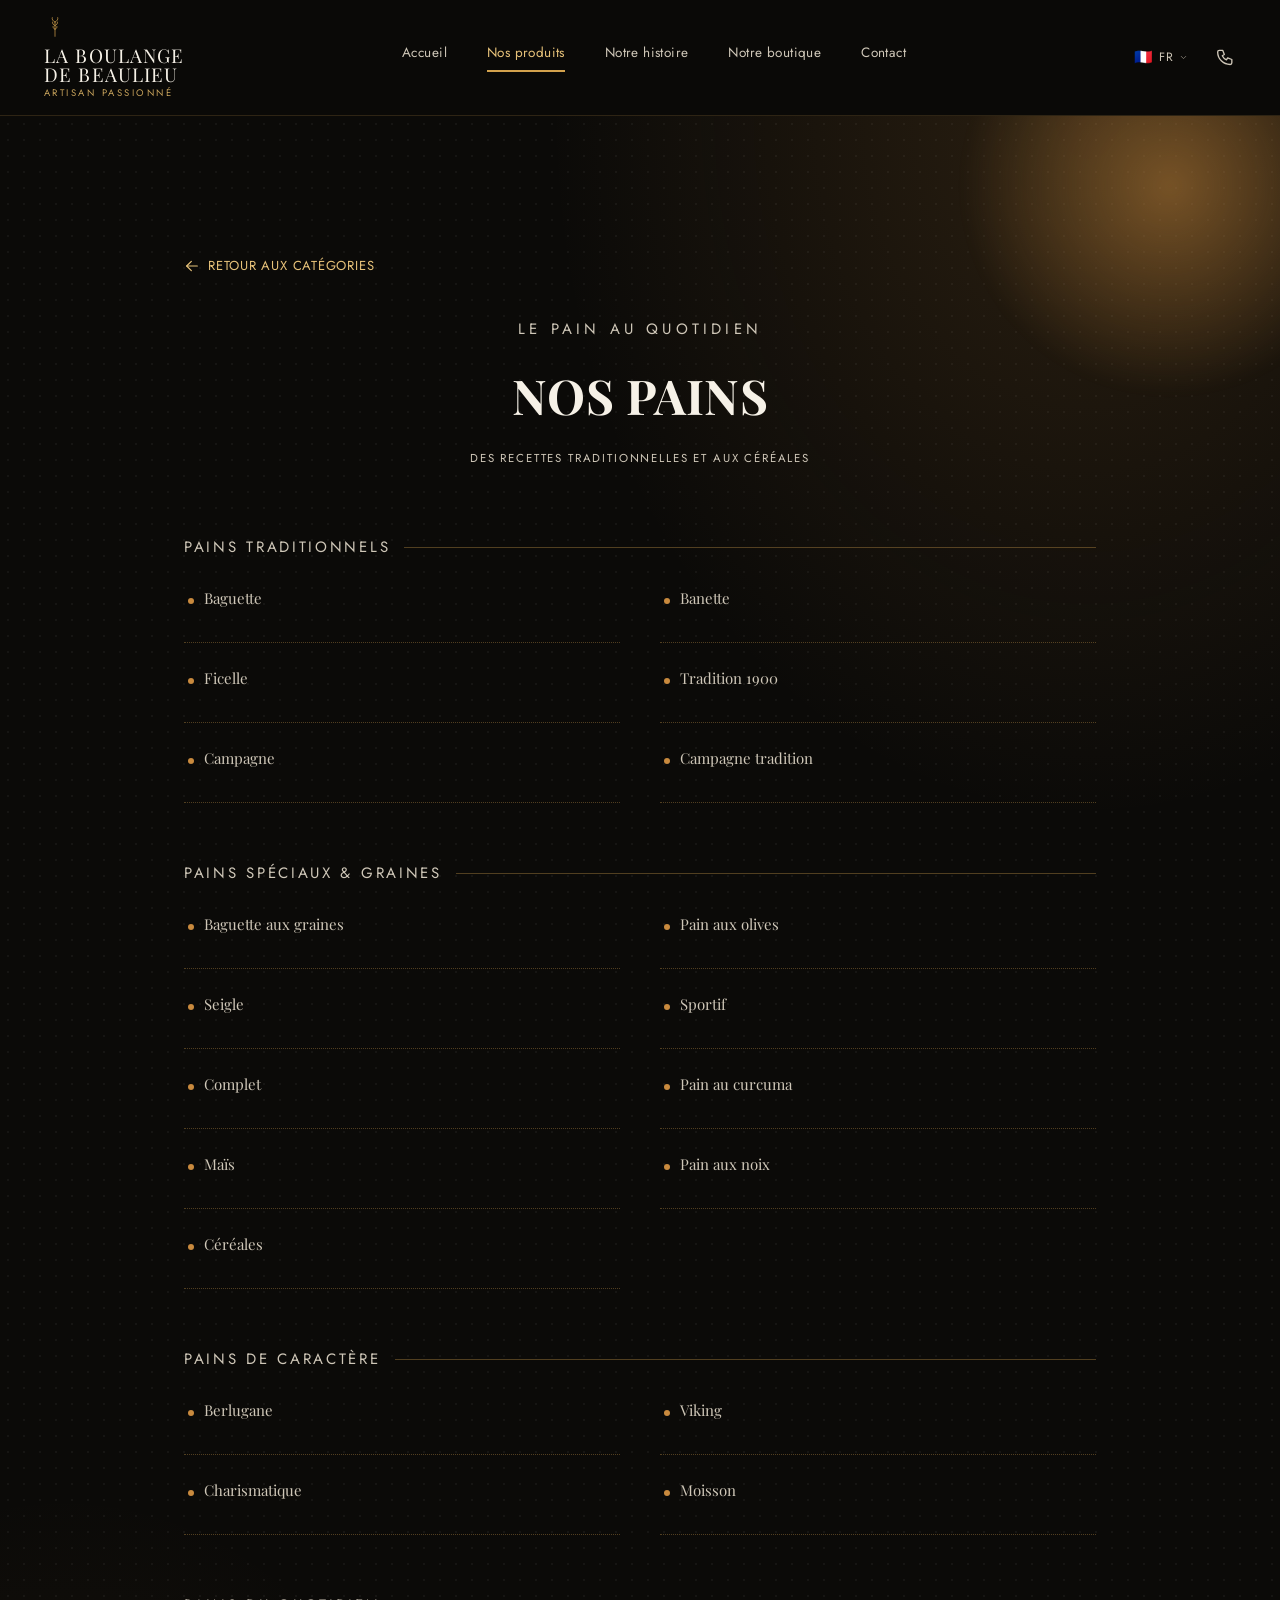
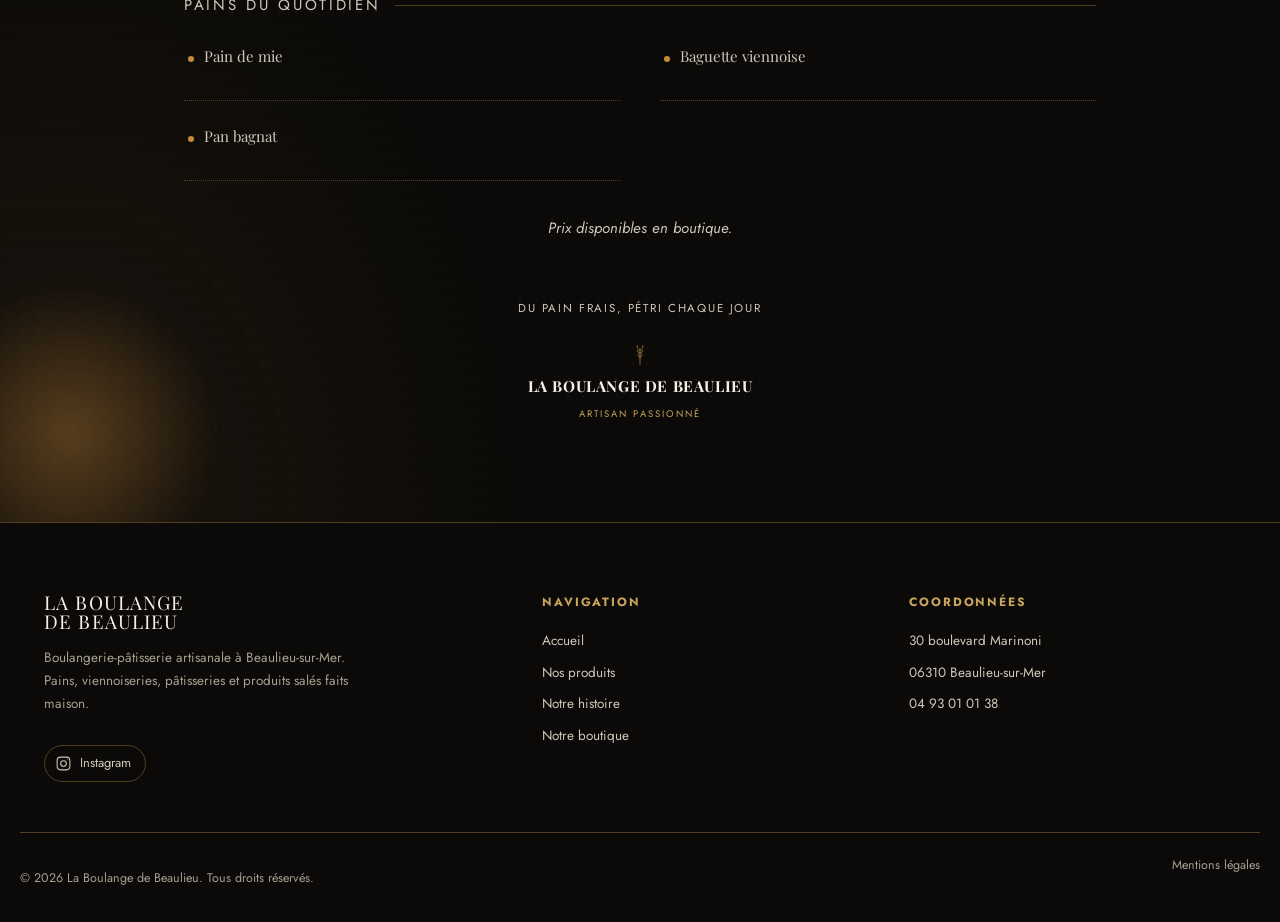
<file: pains.html>
<!DOCTYPE html>
<html lang="fr">
<head>
  <meta charset="UTF-8">
  <meta name="viewport" content="width=device-width, initial-scale=1.0">
  <title>Pains — La Boulange de Beaulieu</title>
  <meta name="description" content="Baguette, banette, campagne, seigle, tradition 1900, pan bagnat... Découvrez nos pains à La Boulange de Beaulieu.">
  <meta name="theme-color" content="#0b0a08">
  <link rel="preconnect" href="https://fonts.googleapis.com">
  <link rel="preconnect" href="https://fonts.gstatic.com" crossorigin>
  <link rel="stylesheet" href="https://fonts.googleapis.com/css2?family=Playfair+Display:ital,wght@0,500;0,600;0,700;0,900;1,500&family=Jost:wght@300;400;500;600&display=swap">
  <link rel="stylesheet" href="assets/css/styles.css">
</head>
<body class="theme-pains">
  <a class="skip-link" href="#main">Aller au contenu principal</a>

  <header class="site-header">
    <div class="container header-inner">
      <a href="index.html#accueil" class="logo" aria-label="La Boulange de Beaulieu — retour à l'accueil">
        <svg class="logo-icon" viewBox="0 0 40 40" fill="none" stroke="currentColor" stroke-width="1.3" stroke-linecap="round">
          <path d="M20 37 L20 11"/><path d="M20 11 C16 9 14 6 15 3"/><path d="M20 11 C24 9 26 6 25 3"/>
          <path d="M20 17.5 C16.5 16 15 13.5 15.5 11"/><path d="M20 17.5 C23.5 16 25 13.5 24.5 11"/>
          <path d="M20 24 C17 23 16 21 16.5 19"/><path d="M20 24 C23 23 24 21 23.5 19"/>
        </svg>
        <span class="logo-name">La Boulange<br>de Beaulieu</span>
        <span class="logo-tag" data-i18n="logo_tagline">Artisan passionné</span>
      </a>
      <nav class="nav-desktop" aria-label="Navigation principale">
        <a href="index.html#accueil" data-i18n="nav_accueil">Accueil</a>
        <a href="index.html#categories" class="is-active" data-i18n="nav_produits">Nos produits</a>
        <a href="histoire.html" data-i18n="nav_histoire">Notre histoire</a>
        <a href="index.html#adresse" data-i18n="nav_boutique">Notre boutique</a>
        <a href="index.html#contact" data-i18n="nav_contact">Contact</a>
      </nav>
      <div class="header-actions">
        <div class="lang-switcher" id="lang-switcher">
          <button class="lang-current" id="lang-toggle" type="button" aria-haspopup="true" aria-expanded="false">
            <span class="flag" id="lang-current-flag">🇫🇷</span>
            <span id="lang-current-code">FR</span>
            <svg class="chev" viewBox="0 0 24 24" fill="none" stroke="currentColor" stroke-width="2" stroke-linecap="round" stroke-linejoin="round"><polyline points="6 9 12 15 18 9"/></svg>
          </button>
          <div class="lang-menu" id="lang-menu" role="menu">
            <button class="lang-option" type="button" data-lang="fr" role="menuitem"><span class="flag">🇫🇷</span><span class="name">Français</span><svg class="check" viewBox="0 0 24 24" fill="none" stroke="currentColor" stroke-width="2" stroke-linecap="round" stroke-linejoin="round"><polyline points="20 6 9 17 4 12"/></svg></button>
            <button class="lang-option" type="button" data-lang="en" role="menuitem"><span class="flag">🇬🇧</span><span class="name">English</span><svg class="check" viewBox="0 0 24 24" fill="none" stroke="currentColor" stroke-width="2" stroke-linecap="round" stroke-linejoin="round"><polyline points="20 6 9 17 4 12"/></svg></button>
            <button class="lang-option" type="button" data-lang="ru" role="menuitem"><span class="flag">🇷🇺</span><span class="name">Русский</span><svg class="check" viewBox="0 0 24 24" fill="none" stroke="currentColor" stroke-width="2" stroke-linecap="round" stroke-linejoin="round"><polyline points="20 6 9 17 4 12"/></svg></button>
            <button class="lang-option" type="button" data-lang="it" role="menuitem"><span class="flag">🇮🇹</span><span class="name">Italiano</span><svg class="check" viewBox="0 0 24 24" fill="none" stroke="currentColor" stroke-width="2" stroke-linecap="round" stroke-linejoin="round"><polyline points="20 6 9 17 4 12"/></svg></button>
          </div>
        </div>
        <a class="icon-btn" href="tel:+33493010138" aria-label="Appeler la boulangerie" data-i18n-aria="aria_call"><svg viewBox="0 0 24 24" fill="none" stroke="currentColor" stroke-width="1.6" stroke-linecap="round" stroke-linejoin="round"><path d="M4 4h4l2 5-2.5 1.5a11 11 0 0 0 5 5L14 13l5 2v4a2 2 0 0 1-2 2A15 15 0 0 1 2 6a2 2 0 0 1 2-2z"/></svg></a>
        <button class="nav-toggle" id="nav-toggle" aria-expanded="false" aria-controls="nav-mobile"><svg viewBox="0 0 24 24" fill="none" stroke="currentColor" stroke-width="1.8" stroke-linecap="round"><line x1="3" y1="6" x2="21" y2="6"/><line x1="3" y1="12" x2="21" y2="12"/><line x1="3" y1="18" x2="21" y2="18"/></svg></button>
      </div>
    </div>
    <nav id="nav-mobile" class="nav-mobile" aria-label="Navigation mobile">
      <a href="index.html#accueil" data-i18n="nav_accueil">Accueil</a>
      <a href="index.html#categories" data-i18n="nav_produits">Nos produits</a>
      <a href="histoire.html" data-i18n="nav_histoire">Notre histoire</a>
      <a href="index.html#adresse" data-i18n="nav_boutique">Notre boutique</a>
      <a href="index.html#contact" data-i18n="nav_contact">Contact</a>
    </nav>
  </header>

  <main id="main">
    <section class="simple-page">
      <div class="page-blob page-blob--1" aria-hidden="true"></div>
      <div class="page-blob page-blob--2" aria-hidden="true"></div>
      <div class="container container--wide">
        <a class="back-link" href="index.html#categories"><svg viewBox="0 0 24 24" fill="none" stroke="currentColor" stroke-width="1.8" stroke-linecap="round" stroke-linejoin="round"><line x1="20" y1="12" x2="4" y2="12"/><polyline points="11 5 4 12 11 19"/></svg> <span data-i18n="back_categories">Retour aux catégories</span></a>
        <div class="menu-page-header">
          <p class="eyebrow" data-i18n="page_pains_eyebrow">Le pain au quotidien</p>
          <h1 data-i18n="page_pains_title">Nos pains</h1>
          <span class="rule"></span>
          <p class="subtitle" data-i18n="page_pains_subtitle">Des recettes traditionnelles et aux céréales</p>
        </div>

        <div class="menu-groups">
          <div class="menu-group">
            <p class="menu-group__title" data-i18n="group_pains_trad">Pains traditionnels</p>
            <div class="menu-list">
              <div class="menu-list-item"><p class="menu-list-item__name">Baguette</p></div>
              <div class="menu-list-item"><p class="menu-list-item__name">Banette</p></div>
              <div class="menu-list-item"><p class="menu-list-item__name">Ficelle</p></div>
              <div class="menu-list-item"><p class="menu-list-item__name">Tradition 1900</p></div>
              <div class="menu-list-item"><p class="menu-list-item__name">Campagne</p></div>
              <div class="menu-list-item"><p class="menu-list-item__name">Campagne tradition</p></div>
            </div>
          </div>

          <div class="menu-group">
            <p class="menu-group__title" data-i18n="group_pains_special">Pains spéciaux &amp; graines</p>
            <div class="menu-list">
              <div class="menu-list-item"><p class="menu-list-item__name">Baguette aux graines</p></div>
              <div class="menu-list-item"><p class="menu-list-item__name">Pain aux olives</p></div>
              <div class="menu-list-item"><p class="menu-list-item__name">Seigle</p></div>
              <div class="menu-list-item"><p class="menu-list-item__name">Sportif</p></div>
              <div class="menu-list-item"><p class="menu-list-item__name">Complet</p></div>
              <div class="menu-list-item"><p class="menu-list-item__name">Pain au curcuma</p></div>
              <div class="menu-list-item"><p class="menu-list-item__name">Maïs</p></div>
              <div class="menu-list-item"><p class="menu-list-item__name">Pain aux noix</p></div>
              <div class="menu-list-item"><p class="menu-list-item__name">Céréales</p></div>
            </div>
          </div>

          <div class="menu-group">
            <p class="menu-group__title" data-i18n="group_pains_caractere">Pains de caractère</p>
            <div class="menu-list">
              <div class="menu-list-item"><p class="menu-list-item__name">Berlugane</p></div>
              <div class="menu-list-item"><p class="menu-list-item__name">Viking</p></div>
              <div class="menu-list-item"><p class="menu-list-item__name">Charismatique</p></div>
              <div class="menu-list-item"><p class="menu-list-item__name">Moisson</p></div>
            </div>
          </div>

          <div class="menu-group">
            <p class="menu-group__title" data-i18n="group_pains_quotidien">Pains du quotidien</p>
            <div class="menu-list">
              <div class="menu-list-item"><p class="menu-list-item__name">Pain de mie</p></div>
              <div class="menu-list-item"><p class="menu-list-item__name">Baguette viennoise</p></div>
              <div class="menu-list-item"><p class="menu-list-item__name">Pan bagnat</p></div>
            </div>
          </div>
        </div>

        <p class="menu-note" data-i18n="menu_note">Prix disponibles en boutique.</p>

        <div class="menu-close">
          <span class="rule"></span>
          <p class="tagline" data-i18n="close_tagline_pains">Du pain frais, pétri chaque jour</p>
          <div class="mini-logo">
            <svg viewBox="0 0 40 40" fill="none" stroke="currentColor" stroke-width="1.3" stroke-linecap="round">
              <path d="M20 37 L20 11"/><path d="M20 11 C16 9 14 6 15 3"/><path d="M20 11 C24 9 26 6 25 3"/>
              <path d="M20 17.5 C16.5 16 15 13.5 15.5 11"/><path d="M20 17.5 C23.5 16 25 13.5 24.5 11"/>
              <path d="M20 24 C17 23 16 21 16.5 19"/><path d="M20 24 C23 23 24 21 23.5 19"/>
            </svg>
            <strong>La Boulange de Beaulieu</strong>
            <span>Artisan passionné</span>
          </div>
        </div>
      </div>
    </section>
  </main>

  <footer class="site-footer">
    <div class="container footer-grid">
      <div class="footer-brand">
        <a href="index.html#accueil" class="logo"><span class="logo-name">La Boulange<br>de Beaulieu</span></a>
        <p data-i18n="footer_desc">Boulangerie-pâtisserie artisanale à Beaulieu-sur-Mer. Pains, viennoiseries, pâtisseries et produits salés faits maison.</p>
        <a class="footer-social" href="https://www.instagram.com/laboulangedebeaulieu/" target="_blank" rel="noopener" aria-label="Instagram La Boulange de Beaulieu">
          <svg viewBox="0 0 24 24" fill="none" stroke="currentColor" stroke-width="1.5" stroke-linecap="round" stroke-linejoin="round"><rect x="3" y="3" width="18" height="18" rx="5"/><circle cx="12" cy="12" r="4"/><circle cx="17.3" cy="6.7" r="0.6" fill="currentColor" stroke="none"/></svg>
          Instagram
        </a>
      </div>
      <div class="footer-col">
        <h4 data-i18n="footer_nav_title">Navigation</h4>
        <ul>
          <li><a href="index.html#accueil" data-i18n="nav_accueil">Accueil</a></li>
          <li><a href="index.html#categories" data-i18n="nav_produits">Nos produits</a></li>
          <li><a href="histoire.html" data-i18n="nav_histoire">Notre histoire</a></li>
          <li><a href="index.html#adresse" data-i18n="nav_boutique">Notre boutique</a></li>
        </ul>
      </div>
      <div class="footer-col">
        <h4 data-i18n="footer_coord_title">Coordonnées</h4>
        <ul>
          <li>30 boulevard Marinoni</li>
          <li>06310 Beaulieu-sur-Mer</li>
          <li><a href="tel:+33493010138">04 93 01 01 38</a></li>
        </ul>
      </div>
    </div>
    <div class="container footer-bottom">
      <p>© <span id="footer-year"></span> La Boulange de Beaulieu. <span data-i18n="footer_rights">Tous droits réservés.</span></p>
      <div class="footer-legal-links"><a href="mentions-legales.html" data-i18n="footer_legal">Mentions légales</a></div>
    </div>
  </footer>

  <script src="assets/js/i18n.js"></script>
  <script src="assets/js/main.js"></script>
</body>
</html>
</file>
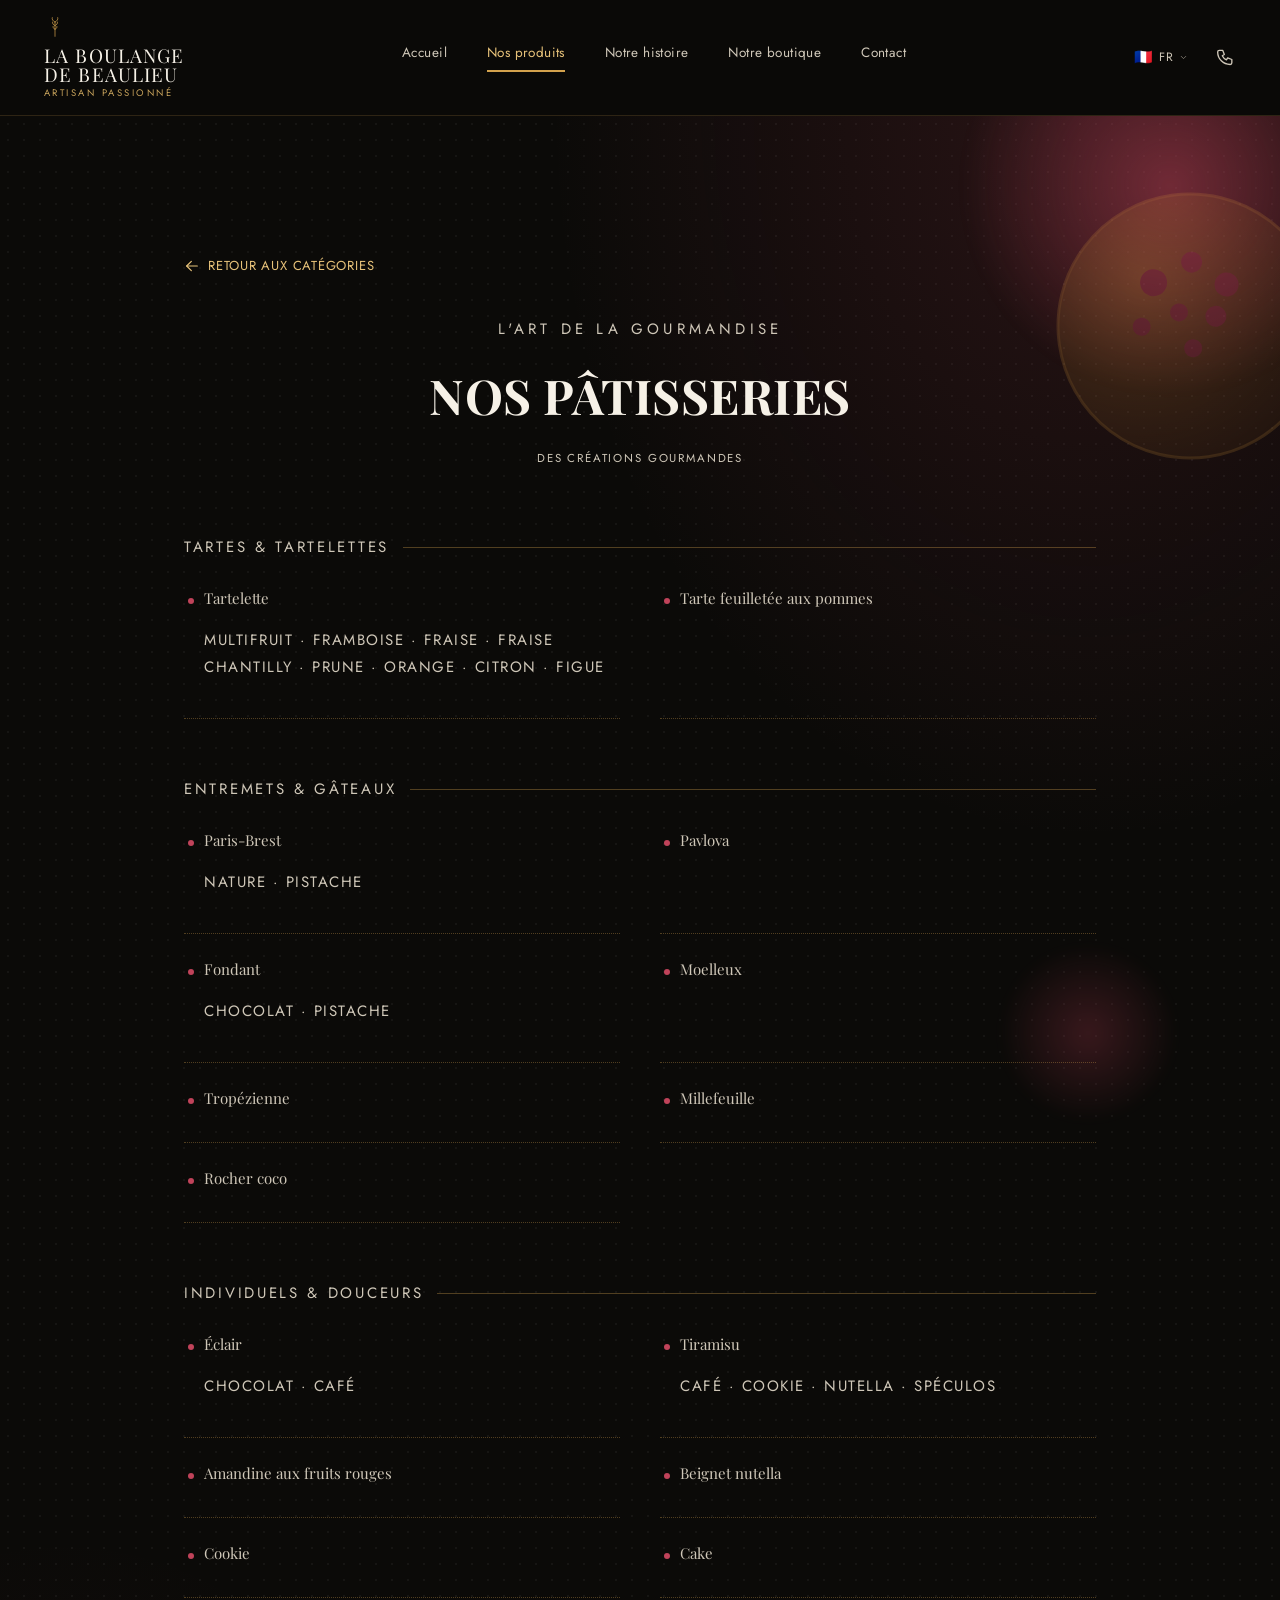
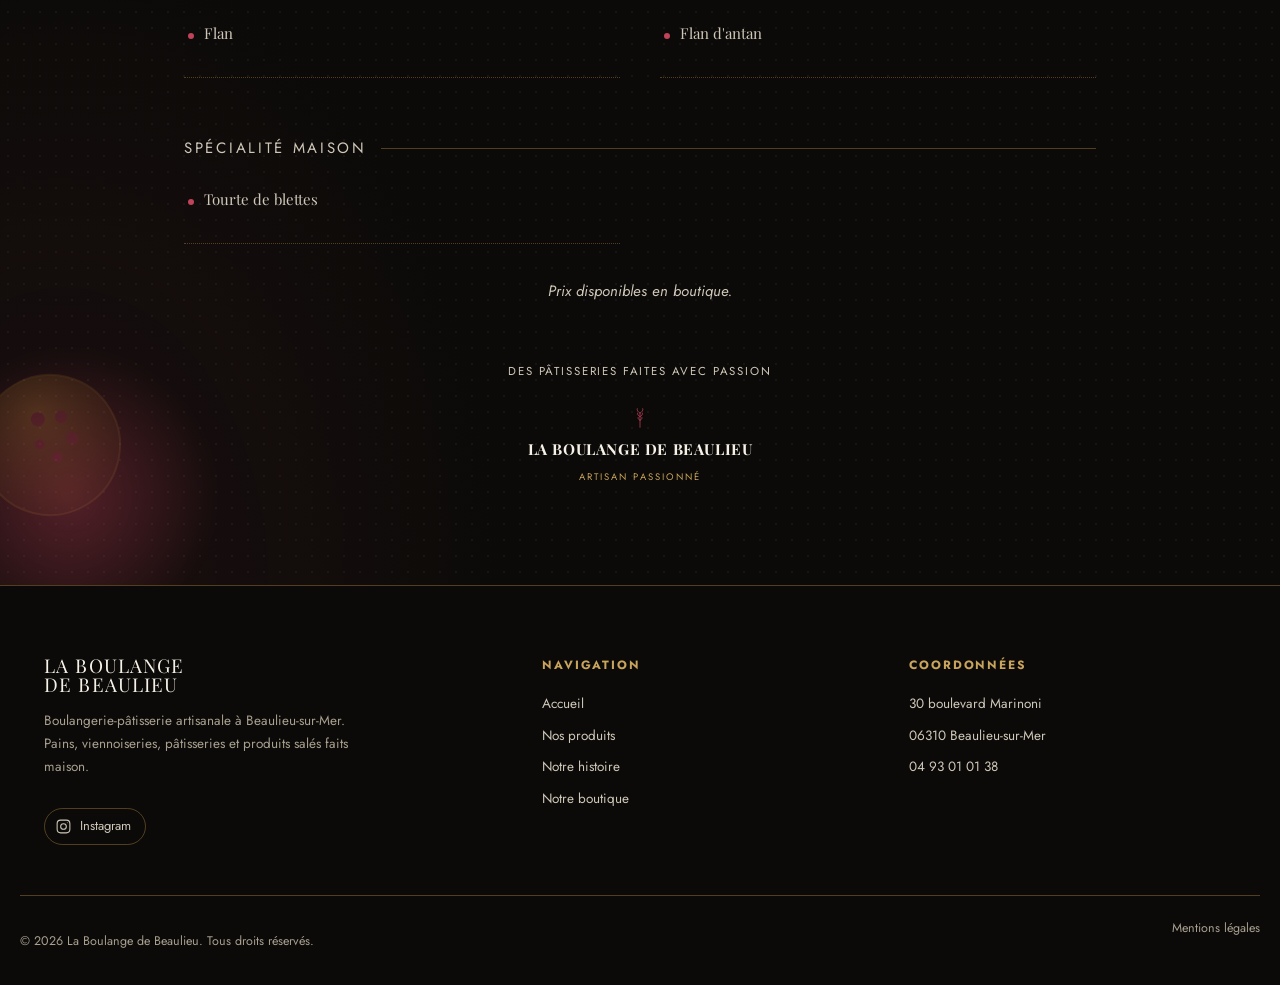
<file: patisseries.html>
<!DOCTYPE html>
<html lang="fr">
<head>
  <meta charset="UTF-8">
  <meta name="viewport" content="width=device-width, initial-scale=1.0">
  <title>Pâtisseries — La Boulange de Beaulieu</title>
  <meta name="description" content="Éclairs, tartelettes, Paris-Brest, tiramisu, tropézienne... Découvrez nos pâtisseries à La Boulange de Beaulieu.">
  <meta name="theme-color" content="#0b0a08">
  <link rel="preconnect" href="https://fonts.googleapis.com">
  <link rel="preconnect" href="https://fonts.gstatic.com" crossorigin>
  <link rel="stylesheet" href="https://fonts.googleapis.com/css2?family=Playfair+Display:ital,wght@0,500;0,600;0,700;0,900;1,500&family=Jost:wght@300;400;500;600&display=swap">
  <link rel="stylesheet" href="assets/css/styles.css">
</head>
<body class="theme-patisseries">
  <a class="skip-link" href="#main">Aller au contenu principal</a>

  <header class="site-header">
    <div class="container header-inner">
      <a href="index.html#accueil" class="logo" aria-label="La Boulange de Beaulieu — retour à l'accueil">
        <svg class="logo-icon" viewBox="0 0 40 40" fill="none" stroke="currentColor" stroke-width="1.3" stroke-linecap="round">
          <path d="M20 37 L20 11"/><path d="M20 11 C16 9 14 6 15 3"/><path d="M20 11 C24 9 26 6 25 3"/>
          <path d="M20 17.5 C16.5 16 15 13.5 15.5 11"/><path d="M20 17.5 C23.5 16 25 13.5 24.5 11"/>
          <path d="M20 24 C17 23 16 21 16.5 19"/><path d="M20 24 C23 23 24 21 23.5 19"/>
        </svg>
        <span class="logo-name">La Boulange<br>de Beaulieu</span>
        <span class="logo-tag" data-i18n="logo_tagline">Artisan passionné</span>
      </a>
      <nav class="nav-desktop" aria-label="Navigation principale">
        <a href="index.html#accueil" data-i18n="nav_accueil">Accueil</a>
        <a href="index.html#categories" class="is-active" data-i18n="nav_produits">Nos produits</a>
        <a href="histoire.html" data-i18n="nav_histoire">Notre histoire</a>
        <a href="index.html#adresse" data-i18n="nav_boutique">Notre boutique</a>
        <a href="index.html#contact" data-i18n="nav_contact">Contact</a>
      </nav>
      <div class="header-actions">
        <div class="lang-switcher" id="lang-switcher">
          <button class="lang-current" id="lang-toggle" type="button" aria-haspopup="true" aria-expanded="false">
            <span class="flag" id="lang-current-flag">🇫🇷</span>
            <span id="lang-current-code">FR</span>
            <svg class="chev" viewBox="0 0 24 24" fill="none" stroke="currentColor" stroke-width="2" stroke-linecap="round" stroke-linejoin="round"><polyline points="6 9 12 15 18 9"/></svg>
          </button>
          <div class="lang-menu" id="lang-menu" role="menu">
            <button class="lang-option" type="button" data-lang="fr" role="menuitem"><span class="flag">🇫🇷</span><span class="name">Français</span><svg class="check" viewBox="0 0 24 24" fill="none" stroke="currentColor" stroke-width="2" stroke-linecap="round" stroke-linejoin="round"><polyline points="20 6 9 17 4 12"/></svg></button>
            <button class="lang-option" type="button" data-lang="en" role="menuitem"><span class="flag">🇬🇧</span><span class="name">English</span><svg class="check" viewBox="0 0 24 24" fill="none" stroke="currentColor" stroke-width="2" stroke-linecap="round" stroke-linejoin="round"><polyline points="20 6 9 17 4 12"/></svg></button>
            <button class="lang-option" type="button" data-lang="ru" role="menuitem"><span class="flag">🇷🇺</span><span class="name">Русский</span><svg class="check" viewBox="0 0 24 24" fill="none" stroke="currentColor" stroke-width="2" stroke-linecap="round" stroke-linejoin="round"><polyline points="20 6 9 17 4 12"/></svg></button>
            <button class="lang-option" type="button" data-lang="it" role="menuitem"><span class="flag">🇮🇹</span><span class="name">Italiano</span><svg class="check" viewBox="0 0 24 24" fill="none" stroke="currentColor" stroke-width="2" stroke-linecap="round" stroke-linejoin="round"><polyline points="20 6 9 17 4 12"/></svg></button>
          </div>
        </div>
        <a class="icon-btn" href="tel:+33493010138" aria-label="Appeler la boulangerie" data-i18n-aria="aria_call"><svg viewBox="0 0 24 24" fill="none" stroke="currentColor" stroke-width="1.6" stroke-linecap="round" stroke-linejoin="round"><path d="M4 4h4l2 5-2.5 1.5a11 11 0 0 0 5 5L14 13l5 2v4a2 2 0 0 1-2 2A15 15 0 0 1 2 6a2 2 0 0 1 2-2z"/></svg></a>
        <button class="nav-toggle" id="nav-toggle" aria-expanded="false" aria-controls="nav-mobile"><svg viewBox="0 0 24 24" fill="none" stroke="currentColor" stroke-width="1.8" stroke-linecap="round"><line x1="3" y1="6" x2="21" y2="6"/><line x1="3" y1="12" x2="21" y2="12"/><line x1="3" y1="18" x2="21" y2="18"/></svg></button>
      </div>
    </div>
    <nav id="nav-mobile" class="nav-mobile" aria-label="Navigation mobile">
      <a href="index.html#accueil" data-i18n="nav_accueil">Accueil</a>
      <a href="index.html#categories" data-i18n="nav_produits">Nos produits</a>
      <a href="histoire.html" data-i18n="nav_histoire">Notre histoire</a>
      <a href="index.html#adresse" data-i18n="nav_boutique">Notre boutique</a>
      <a href="index.html#contact" data-i18n="nav_contact">Contact</a>
    </nav>
  </header>

  <main id="main">
    <section class="simple-page">
      <div class="page-blob page-blob--1" aria-hidden="true"></div>
      <div class="page-blob page-blob--2" aria-hidden="true"></div>
      <div class="page-blob page-blob--3" aria-hidden="true"></div>

      <svg class="decor-tart decor-tart--1" viewBox="0 0 200 200" aria-hidden="true">
        <defs>
          <radialGradient id="crust1" cx="35%" cy="30%" r="75%">
            <stop offset="0%" stop-color="#e2a13c" stop-opacity="0.9"/>
            <stop offset="100%" stop-color="#8a5a1e" stop-opacity="0.35"/>
          </radialGradient>
        </defs>
        <circle cx="100" cy="100" r="88" fill="url(#crust1)"/>
        <circle cx="100" cy="100" r="88" fill="none" stroke="#e2a13c" stroke-width="2" opacity="0.6"/>
        <g fill="#c0435a">
          <circle cx="80" cy="68" r="9"/>
          <circle cx="107" cy="58" r="7"/>
          <circle cx="128" cy="76" r="8"/>
          <circle cx="94" cy="90" r="6"/>
          <circle cx="118" cy="96" r="7"/>
          <circle cx="68" cy="96" r="6"/>
          <circle cx="100" cy="115" r="6"/>
        </g>
      </svg>
      <svg class="decor-tart decor-tart--2" viewBox="0 0 200 200" aria-hidden="true">
        <circle cx="100" cy="100" r="70" fill="url(#crust1)"/>
        <circle cx="100" cy="100" r="70" fill="none" stroke="#e2a13c" stroke-width="2" opacity="0.5"/>
        <g fill="#c0435a">
          <circle cx="82" cy="78" r="7"/>
          <circle cx="104" cy="70" r="6"/>
          <circle cx="120" cy="88" r="6"/>
          <circle cx="90" cy="102" r="5"/>
          <circle cx="110" cy="110" r="5"/>
        </g>
      </svg>

      <div class="container container--wide">
        <a class="back-link" href="index.html#categories"><svg viewBox="0 0 24 24" fill="none" stroke="currentColor" stroke-width="1.8" stroke-linecap="round" stroke-linejoin="round"><line x1="20" y1="12" x2="4" y2="12"/><polyline points="11 5 4 12 11 19"/></svg> <span data-i18n="back_categories">Retour aux catégories</span></a>

        <div class="menu-page-header">
          <p class="eyebrow" data-i18n="page_pat_eyebrow">L'art de la gourmandise</p>
          <h1 data-i18n="page_pat_title">Nos pâtisseries</h1>
          <span class="rule"></span>
          <p class="subtitle" data-i18n="page_pat_subtitle">Des créations gourmandes, faites maison</p>
        </div>

        <div class="menu-groups">
          <div class="menu-group">
            <p class="menu-group__title" data-i18n="group_pat_tartes">Tartes &amp; tartelettes</p>
            <div class="menu-list">
              <div class="menu-list-item">
                <p class="menu-list-item__name">Tartelette</p>
                <p class="menu-list-item__variants">Multifruit · Framboise · Fraise · Fraise chantilly · Prune · Orange · Citron · Figue</p>
              </div>
              <div class="menu-list-item"><p class="menu-list-item__name">Tarte feuilletée aux pommes</p></div>
            </div>
          </div>

          <div class="menu-group">
            <p class="menu-group__title" data-i18n="group_pat_entremets">Entremets &amp; gâteaux</p>
            <div class="menu-list">
              <div class="menu-list-item">
                <p class="menu-list-item__name">Paris-Brest</p>
                <p class="menu-list-item__variants">Nature · Pistache</p>
              </div>
              <div class="menu-list-item"><p class="menu-list-item__name">Pavlova</p></div>
              <div class="menu-list-item">
                <p class="menu-list-item__name">Fondant</p>
                <p class="menu-list-item__variants">Chocolat · Pistache</p>
              </div>
              <div class="menu-list-item"><p class="menu-list-item__name">Moelleux</p></div>
              <div class="menu-list-item"><p class="menu-list-item__name">Tropézienne</p></div>
              <div class="menu-list-item"><p class="menu-list-item__name">Millefeuille</p></div>
              <div class="menu-list-item"><p class="menu-list-item__name">Rocher coco</p></div>
            </div>
          </div>

          <div class="menu-group">
            <p class="menu-group__title" data-i18n="group_pat_individuels">Individuels &amp; douceurs</p>
            <div class="menu-list">
              <div class="menu-list-item">
                <p class="menu-list-item__name">Éclair</p>
                <p class="menu-list-item__variants">Chocolat · Café</p>
              </div>
              <div class="menu-list-item">
                <p class="menu-list-item__name">Tiramisu</p>
                <p class="menu-list-item__variants">Café · Cookie · Nutella · Spéculos</p>
              </div>
              <div class="menu-list-item"><p class="menu-list-item__name">Amandine aux fruits rouges</p></div>
              <div class="menu-list-item"><p class="menu-list-item__name">Beignet nutella</p></div>
              <div class="menu-list-item"><p class="menu-list-item__name">Cookie</p></div>
              <div class="menu-list-item"><p class="menu-list-item__name">Cake</p></div>
              <div class="menu-list-item"><p class="menu-list-item__name">Flan</p></div>
              <div class="menu-list-item"><p class="menu-list-item__name">Flan d'antan</p></div>
            </div>
          </div>

          <div class="menu-group">
            <p class="menu-group__title" data-i18n="group_pat_specialite">Spécialité maison</p>
            <div class="menu-list">
              <div class="menu-list-item"><p class="menu-list-item__name">Tourte de blettes</p></div>
            </div>
          </div>
        </div>

        <p class="menu-note" data-i18n="menu_note">Prix disponibles en boutique.</p>

        <div class="menu-close">
          <span class="rule"></span>
          <p class="tagline" data-i18n="close_tagline_pat">Des pâtisseries faites avec passion</p>
          <div class="mini-logo">
            <svg viewBox="0 0 40 40" fill="none" stroke="currentColor" stroke-width="1.3" stroke-linecap="round">
              <path d="M20 37 L20 11"/><path d="M20 11 C16 9 14 6 15 3"/><path d="M20 11 C24 9 26 6 25 3"/>
              <path d="M20 17.5 C16.5 16 15 13.5 15.5 11"/><path d="M20 17.5 C23.5 16 25 13.5 24.5 11"/>
              <path d="M20 24 C17 23 16 21 16.5 19"/><path d="M20 24 C23 23 24 21 23.5 19"/>
            </svg>
            <strong>La Boulange de Beaulieu</strong>
            <span>Artisan passionné</span>
          </div>
        </div>
      </div>
    </section>
  </main>

  <footer class="site-footer">
    <div class="container footer-grid">
      <div class="footer-brand">
        <a href="index.html#accueil" class="logo"><span class="logo-name">La Boulange<br>de Beaulieu</span></a>
        <p data-i18n="footer_desc">Boulangerie-pâtisserie artisanale à Beaulieu-sur-Mer. Pains, viennoiseries, pâtisseries et produits salés faits maison.</p>
        <a class="footer-social" href="https://www.instagram.com/laboulangedebeaulieu/" target="_blank" rel="noopener" aria-label="Instagram La Boulange de Beaulieu">
          <svg viewBox="0 0 24 24" fill="none" stroke="currentColor" stroke-width="1.5" stroke-linecap="round" stroke-linejoin="round"><rect x="3" y="3" width="18" height="18" rx="5"/><circle cx="12" cy="12" r="4"/><circle cx="17.3" cy="6.7" r="0.6" fill="currentColor" stroke="none"/></svg>
          Instagram
        </a>
      </div>
      <div class="footer-col">
        <h4 data-i18n="footer_nav_title">Navigation</h4>
        <ul>
          <li><a href="index.html#accueil" data-i18n="nav_accueil">Accueil</a></li>
          <li><a href="index.html#categories" data-i18n="nav_produits">Nos produits</a></li>
          <li><a href="histoire.html" data-i18n="nav_histoire">Notre histoire</a></li>
          <li><a href="index.html#adresse" data-i18n="nav_boutique">Notre boutique</a></li>
        </ul>
      </div>
      <div class="footer-col">
        <h4 data-i18n="footer_coord_title">Coordonnées</h4>
        <ul>
          <li>30 boulevard Marinoni</li>
          <li>06310 Beaulieu-sur-Mer</li>
          <li><a href="tel:+33493010138">04 93 01 01 38</a></li>
        </ul>
      </div>
    </div>
    <div class="container footer-bottom">
      <p>© <span id="footer-year"></span> La Boulange de Beaulieu. <span data-i18n="footer_rights">Tous droits réservés.</span></p>
      <div class="footer-legal-links"><a href="mentions-legales.html" data-i18n="footer_legal">Mentions légales</a></div>
    </div>
  </footer>

  <script src="assets/js/i18n.js"></script>
  <script src="assets/js/main.js"></script>
</body>
</html>
</file>
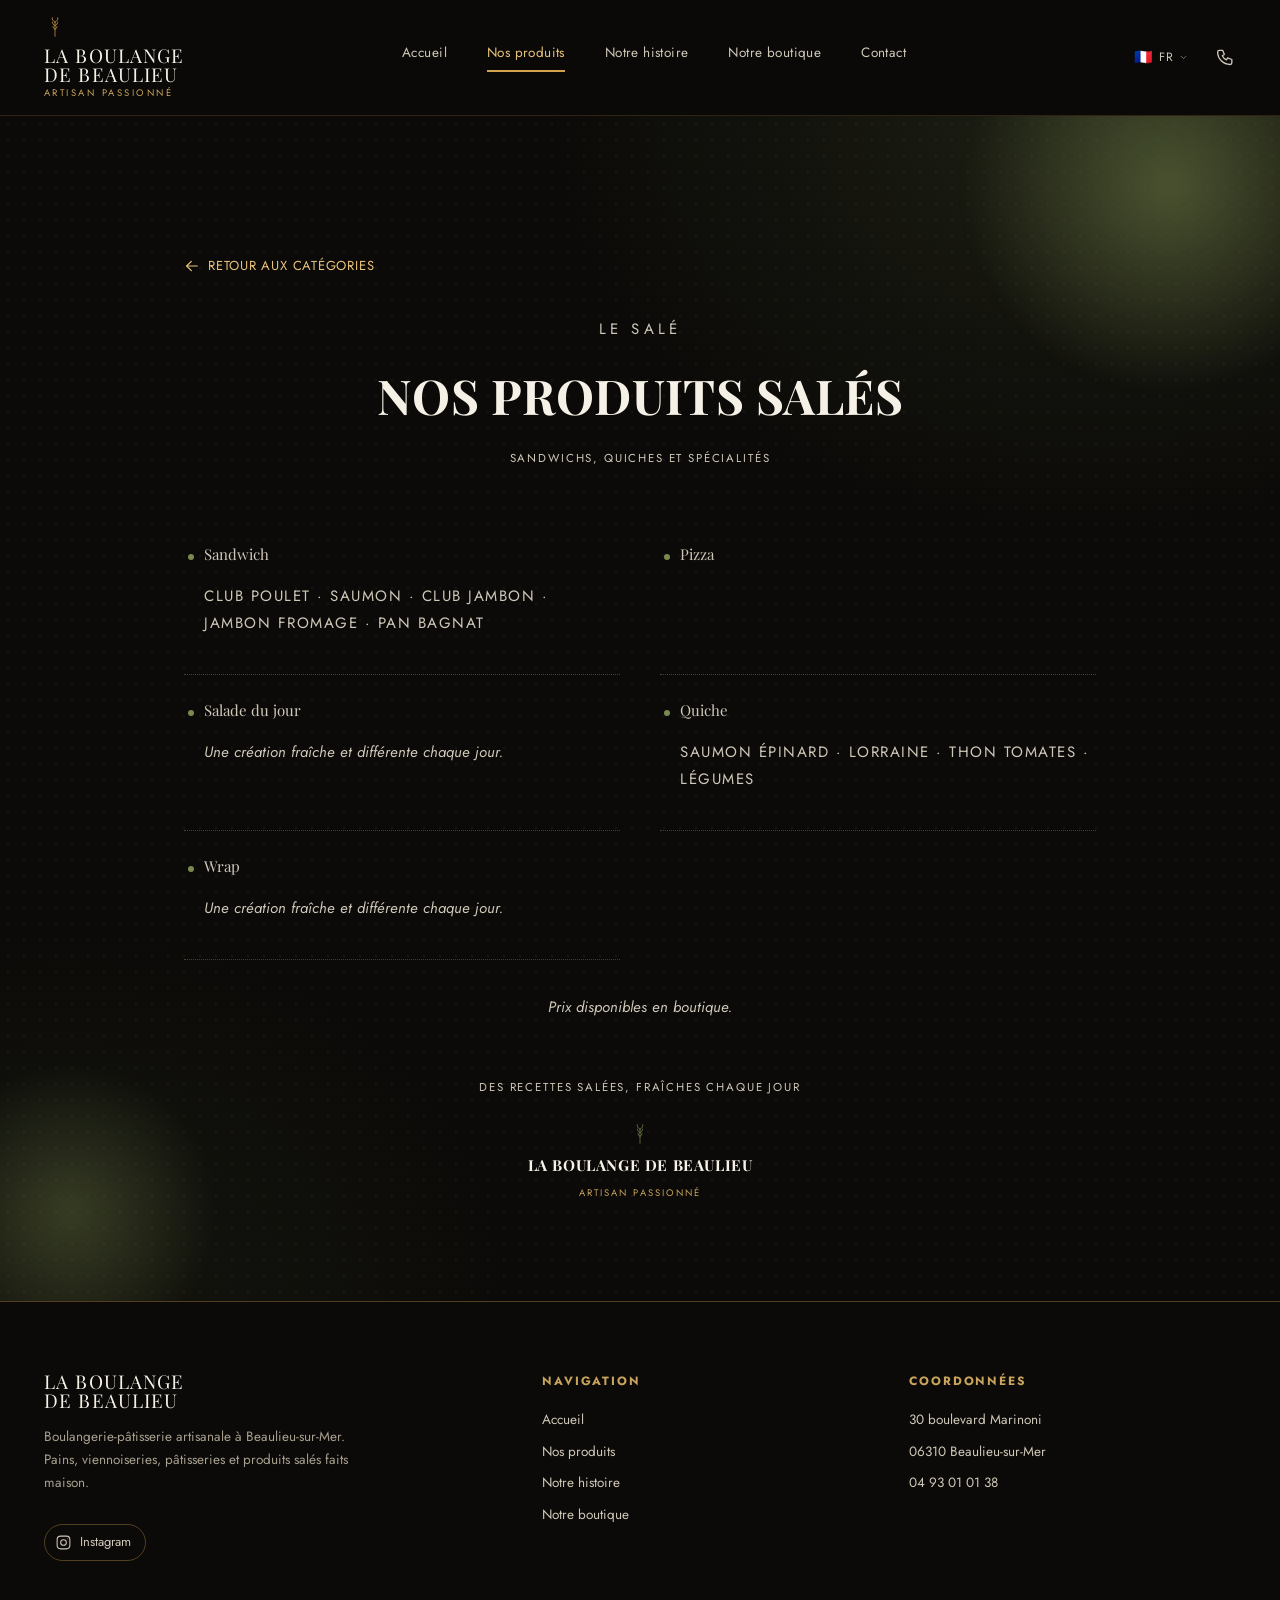
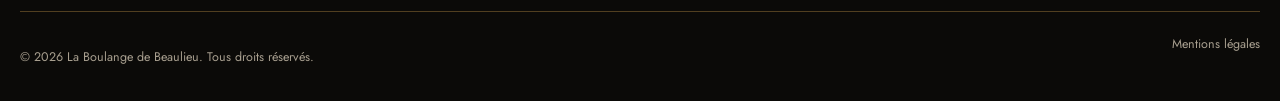
<file: sale.html>
<!DOCTYPE html>
<html lang="fr">
<head>
  <meta charset="UTF-8">
  <meta name="viewport" content="width=device-width, initial-scale=1.0">
  <title>Produits salés — La Boulange de Beaulieu</title>
  <meta name="description" content="Sandwichs, pizza, quiches, salade et wrap du jour... Découvrez nos produits salés à La Boulange de Beaulieu.">
  <meta name="theme-color" content="#0b0a08">
  <link rel="preconnect" href="https://fonts.googleapis.com">
  <link rel="preconnect" href="https://fonts.gstatic.com" crossorigin>
  <link rel="stylesheet" href="https://fonts.googleapis.com/css2?family=Playfair+Display:ital,wght@0,500;0,600;0,700;0,900;1,500&family=Jost:wght@300;400;500;600&display=swap">
  <link rel="stylesheet" href="assets/css/styles.css">
</head>
<body class="theme-sale">
  <a class="skip-link" href="#main">Aller au contenu principal</a>

  <header class="site-header">
    <div class="container header-inner">
      <a href="index.html#accueil" class="logo" aria-label="La Boulange de Beaulieu — retour à l'accueil">
        <svg class="logo-icon" viewBox="0 0 40 40" fill="none" stroke="currentColor" stroke-width="1.3" stroke-linecap="round">
          <path d="M20 37 L20 11"/><path d="M20 11 C16 9 14 6 15 3"/><path d="M20 11 C24 9 26 6 25 3"/>
          <path d="M20 17.5 C16.5 16 15 13.5 15.5 11"/><path d="M20 17.5 C23.5 16 25 13.5 24.5 11"/>
          <path d="M20 24 C17 23 16 21 16.5 19"/><path d="M20 24 C23 23 24 21 23.5 19"/>
        </svg>
        <span class="logo-name">La Boulange<br>de Beaulieu</span>
        <span class="logo-tag" data-i18n="logo_tagline">Artisan passionné</span>
      </a>
      <nav class="nav-desktop" aria-label="Navigation principale">
        <a href="index.html#accueil" data-i18n="nav_accueil">Accueil</a>
        <a href="index.html#categories" class="is-active" data-i18n="nav_produits">Nos produits</a>
        <a href="histoire.html" data-i18n="nav_histoire">Notre histoire</a>
        <a href="index.html#adresse" data-i18n="nav_boutique">Notre boutique</a>
        <a href="index.html#contact" data-i18n="nav_contact">Contact</a>
      </nav>
      <div class="header-actions">
        <div class="lang-switcher" id="lang-switcher">
          <button class="lang-current" id="lang-toggle" type="button" aria-haspopup="true" aria-expanded="false">
            <span class="flag" id="lang-current-flag">🇫🇷</span>
            <span id="lang-current-code">FR</span>
            <svg class="chev" viewBox="0 0 24 24" fill="none" stroke="currentColor" stroke-width="2" stroke-linecap="round" stroke-linejoin="round"><polyline points="6 9 12 15 18 9"/></svg>
          </button>
          <div class="lang-menu" id="lang-menu" role="menu">
            <button class="lang-option" type="button" data-lang="fr" role="menuitem"><span class="flag">🇫🇷</span><span class="name">Français</span><svg class="check" viewBox="0 0 24 24" fill="none" stroke="currentColor" stroke-width="2" stroke-linecap="round" stroke-linejoin="round"><polyline points="20 6 9 17 4 12"/></svg></button>
            <button class="lang-option" type="button" data-lang="en" role="menuitem"><span class="flag">🇬🇧</span><span class="name">English</span><svg class="check" viewBox="0 0 24 24" fill="none" stroke="currentColor" stroke-width="2" stroke-linecap="round" stroke-linejoin="round"><polyline points="20 6 9 17 4 12"/></svg></button>
            <button class="lang-option" type="button" data-lang="ru" role="menuitem"><span class="flag">🇷🇺</span><span class="name">Русский</span><svg class="check" viewBox="0 0 24 24" fill="none" stroke="currentColor" stroke-width="2" stroke-linecap="round" stroke-linejoin="round"><polyline points="20 6 9 17 4 12"/></svg></button>
            <button class="lang-option" type="button" data-lang="it" role="menuitem"><span class="flag">🇮🇹</span><span class="name">Italiano</span><svg class="check" viewBox="0 0 24 24" fill="none" stroke="currentColor" stroke-width="2" stroke-linecap="round" stroke-linejoin="round"><polyline points="20 6 9 17 4 12"/></svg></button>
          </div>
        </div>
        <a class="icon-btn" href="tel:+33493010138" aria-label="Appeler la boulangerie" data-i18n-aria="aria_call"><svg viewBox="0 0 24 24" fill="none" stroke="currentColor" stroke-width="1.6" stroke-linecap="round" stroke-linejoin="round"><path d="M4 4h4l2 5-2.5 1.5a11 11 0 0 0 5 5L14 13l5 2v4a2 2 0 0 1-2 2A15 15 0 0 1 2 6a2 2 0 0 1 2-2z"/></svg></a>
        <button class="nav-toggle" id="nav-toggle" aria-expanded="false" aria-controls="nav-mobile"><svg viewBox="0 0 24 24" fill="none" stroke="currentColor" stroke-width="1.8" stroke-linecap="round"><line x1="3" y1="6" x2="21" y2="6"/><line x1="3" y1="12" x2="21" y2="12"/><line x1="3" y1="18" x2="21" y2="18"/></svg></button>
      </div>
    </div>
    <nav id="nav-mobile" class="nav-mobile" aria-label="Navigation mobile">
      <a href="index.html#accueil" data-i18n="nav_accueil">Accueil</a>
      <a href="index.html#categories" data-i18n="nav_produits">Nos produits</a>
      <a href="histoire.html" data-i18n="nav_histoire">Notre histoire</a>
      <a href="index.html#adresse" data-i18n="nav_boutique">Notre boutique</a>
      <a href="index.html#contact" data-i18n="nav_contact">Contact</a>
    </nav>
  </header>

  <main id="main">
    <section class="simple-page">
      <div class="page-blob page-blob--1" aria-hidden="true"></div>
      <div class="page-blob page-blob--2" aria-hidden="true"></div>
      <div class="container container--wide">
        <a class="back-link" href="index.html#categories"><svg viewBox="0 0 24 24" fill="none" stroke="currentColor" stroke-width="1.8" stroke-linecap="round" stroke-linejoin="round"><line x1="20" y1="12" x2="4" y2="12"/><polyline points="11 5 4 12 11 19"/></svg> <span data-i18n="back_categories">Retour aux catégories</span></a>
        <div class="menu-page-header">
          <p class="eyebrow" data-i18n="page_sale_eyebrow">Le salé fait maison</p>
          <h1 data-i18n="page_sale_title">Nos produits salés</h1>
          <span class="rule"></span>
          <p class="subtitle" data-i18n="page_sale_subtitle">Sandwichs, quiches et spécialités</p>
        </div>
        <div class="menu-list">
          <div class="menu-list-item">
            <p class="menu-list-item__name">Sandwich</p>
            <p class="menu-list-item__variants">Club poulet · Saumon · Club jambon · Jambon fromage · Pan bagnat</p>
          </div>
          <div class="menu-list-item"><p class="menu-list-item__name">Pizza</p></div>
          <div class="menu-list-item">
            <p class="menu-list-item__name" data-i18n="sale_salade">Salade du jour</p>
            <p class="menu-list-item__desc" data-i18n="sale_daily_desc">Une création fraîche et différente chaque jour.</p>
          </div>
          <div class="menu-list-item">
            <p class="menu-list-item__name">Quiche</p>
            <p class="menu-list-item__variants">Saumon épinard · Lorraine · Thon tomates · Légumes</p>
          </div>
          <div class="menu-list-item">
            <p class="menu-list-item__name" data-i18n="sale_wrap">Wrap</p>
            <p class="menu-list-item__desc" data-i18n="sale_daily_desc">Une création fraîche et différente chaque jour.</p>
          </div>
        </div>

        <p class="menu-note" data-i18n="menu_note">Prix disponibles en boutique.</p>

        <div class="menu-close">
          <span class="rule"></span>
          <p class="tagline" data-i18n="close_tagline_sale">Des recettes salées, fraîches chaque jour</p>
          <div class="mini-logo">
            <svg viewBox="0 0 40 40" fill="none" stroke="currentColor" stroke-width="1.3" stroke-linecap="round">
              <path d="M20 37 L20 11"/><path d="M20 11 C16 9 14 6 15 3"/><path d="M20 11 C24 9 26 6 25 3"/>
              <path d="M20 17.5 C16.5 16 15 13.5 15.5 11"/><path d="M20 17.5 C23.5 16 25 13.5 24.5 11"/>
              <path d="M20 24 C17 23 16 21 16.5 19"/><path d="M20 24 C23 23 24 21 23.5 19"/>
            </svg>
            <strong>La Boulange de Beaulieu</strong>
            <span>Artisan passionné</span>
          </div>
        </div>
      </div>
    </section>
  </main>

  <footer class="site-footer">
    <div class="container footer-grid">
      <div class="footer-brand">
        <a href="index.html#accueil" class="logo"><span class="logo-name">La Boulange<br>de Beaulieu</span></a>
        <p data-i18n="footer_desc">Boulangerie-pâtisserie artisanale à Beaulieu-sur-Mer. Pains, viennoiseries, pâtisseries et produits salés faits maison.</p>
        <a class="footer-social" href="https://www.instagram.com/laboulangedebeaulieu/" target="_blank" rel="noopener" aria-label="Instagram La Boulange de Beaulieu">
          <svg viewBox="0 0 24 24" fill="none" stroke="currentColor" stroke-width="1.5" stroke-linecap="round" stroke-linejoin="round"><rect x="3" y="3" width="18" height="18" rx="5"/><circle cx="12" cy="12" r="4"/><circle cx="17.3" cy="6.7" r="0.6" fill="currentColor" stroke="none"/></svg>
          Instagram
        </a>
      </div>
      <div class="footer-col">
        <h4 data-i18n="footer_nav_title">Navigation</h4>
        <ul>
          <li><a href="index.html#accueil" data-i18n="nav_accueil">Accueil</a></li>
          <li><a href="index.html#categories" data-i18n="nav_produits">Nos produits</a></li>
          <li><a href="histoire.html" data-i18n="nav_histoire">Notre histoire</a></li>
          <li><a href="index.html#adresse" data-i18n="nav_boutique">Notre boutique</a></li>
        </ul>
      </div>
      <div class="footer-col">
        <h4 data-i18n="footer_coord_title">Coordonnées</h4>
        <ul>
          <li>30 boulevard Marinoni</li>
          <li>06310 Beaulieu-sur-Mer</li>
          <li><a href="tel:+33493010138">04 93 01 01 38</a></li>
        </ul>
      </div>
    </div>
    <div class="container footer-bottom">
      <p>© <span id="footer-year"></span> La Boulange de Beaulieu. <span data-i18n="footer_rights">Tous droits réservés.</span></p>
      <div class="footer-legal-links"><a href="mentions-legales.html" data-i18n="footer_legal">Mentions légales</a></div>
    </div>
  </footer>

  <script src="assets/js/i18n.js"></script>
  <script src="assets/js/main.js"></script>
</body>
</html>
</file>
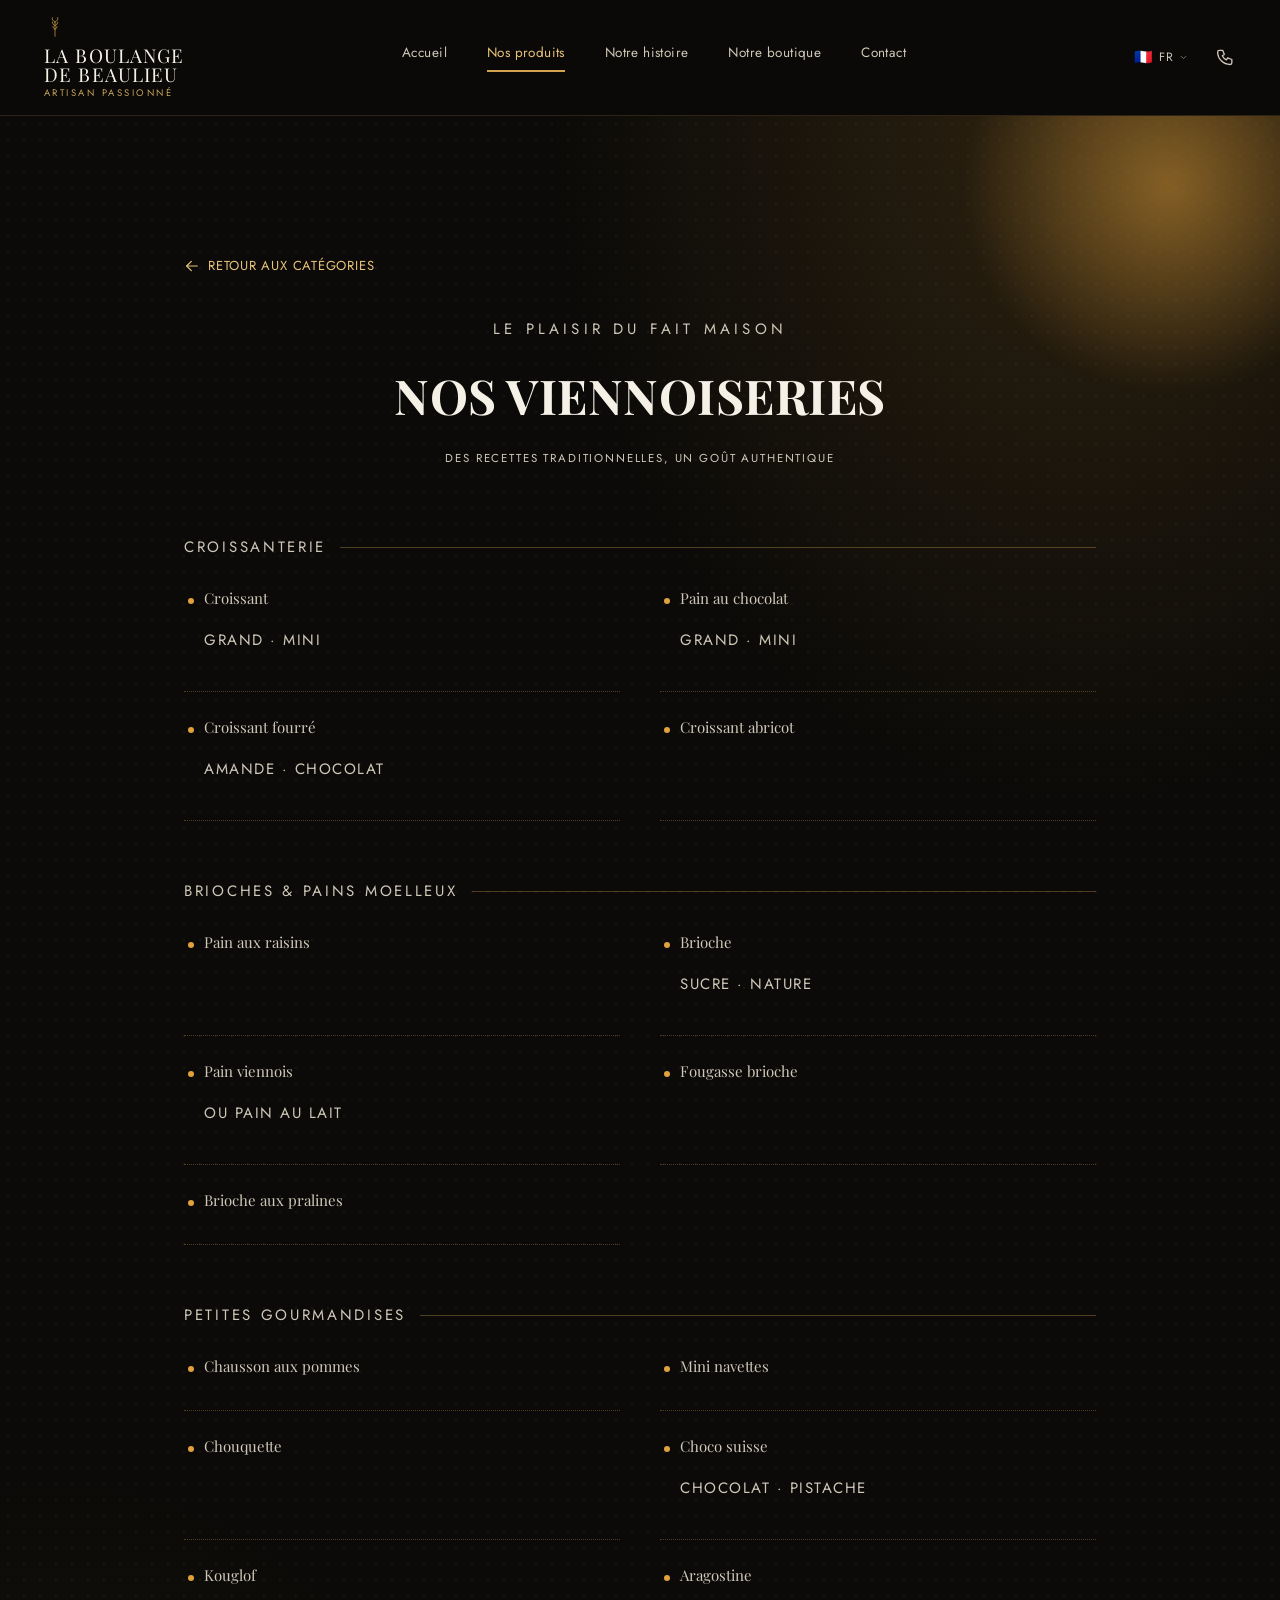
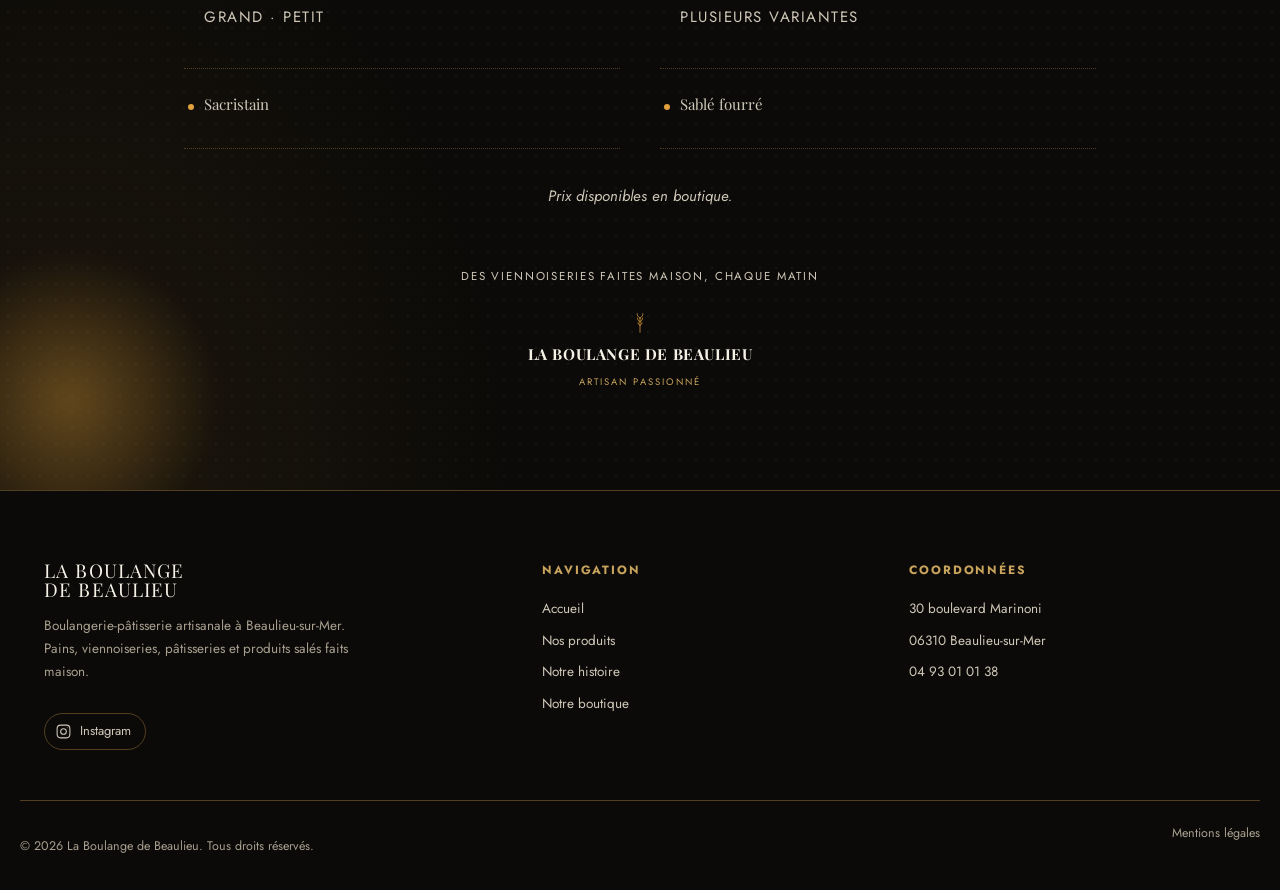
<file: viennoiseries.html>
<!DOCTYPE html>
<html lang="fr">
<head>
  <meta charset="UTF-8">
  <meta name="viewport" content="width=device-width, initial-scale=1.0">
  <title>Viennoiseries — La Boulange de Beaulieu</title>
  <meta name="description" content="Croissants, pains au chocolat, kouglof, aragostine... Découvrez nos viennoiseries maison à La Boulange de Beaulieu.">
  <meta name="theme-color" content="#0b0a08">
  <link rel="preconnect" href="https://fonts.googleapis.com">
  <link rel="preconnect" href="https://fonts.gstatic.com" crossorigin>
  <link rel="stylesheet" href="https://fonts.googleapis.com/css2?family=Playfair+Display:ital,wght@0,500;0,600;0,700;0,900;1,500&family=Jost:wght@300;400;500;600&display=swap">
  <link rel="stylesheet" href="assets/css/styles.css">
</head>
<body class="theme-viennoiseries">
  <a class="skip-link" href="#main">Aller au contenu principal</a>

  <header class="site-header">
    <div class="container header-inner">
      <a href="index.html#accueil" class="logo" aria-label="La Boulange de Beaulieu — retour à l'accueil">
        <svg class="logo-icon" viewBox="0 0 40 40" fill="none" stroke="currentColor" stroke-width="1.3" stroke-linecap="round">
          <path d="M20 37 L20 11"/><path d="M20 11 C16 9 14 6 15 3"/><path d="M20 11 C24 9 26 6 25 3"/>
          <path d="M20 17.5 C16.5 16 15 13.5 15.5 11"/><path d="M20 17.5 C23.5 16 25 13.5 24.5 11"/>
          <path d="M20 24 C17 23 16 21 16.5 19"/><path d="M20 24 C23 23 24 21 23.5 19"/>
        </svg>
        <span class="logo-name">La Boulange<br>de Beaulieu</span>
        <span class="logo-tag" data-i18n="logo_tagline">Artisan passionné</span>
      </a>
      <nav class="nav-desktop" aria-label="Navigation principale">
        <a href="index.html#accueil" data-i18n="nav_accueil">Accueil</a>
        <a href="index.html#categories" class="is-active" data-i18n="nav_produits">Nos produits</a>
        <a href="histoire.html" data-i18n="nav_histoire">Notre histoire</a>
        <a href="index.html#adresse" data-i18n="nav_boutique">Notre boutique</a>
        <a href="index.html#contact" data-i18n="nav_contact">Contact</a>
      </nav>
      <div class="header-actions">
        <div class="lang-switcher" id="lang-switcher">
          <button class="lang-current" id="lang-toggle" type="button" aria-haspopup="true" aria-expanded="false">
            <span class="flag" id="lang-current-flag">🇫🇷</span>
            <span id="lang-current-code">FR</span>
            <svg class="chev" viewBox="0 0 24 24" fill="none" stroke="currentColor" stroke-width="2" stroke-linecap="round" stroke-linejoin="round"><polyline points="6 9 12 15 18 9"/></svg>
          </button>
          <div class="lang-menu" id="lang-menu" role="menu">
            <button class="lang-option" type="button" data-lang="fr" role="menuitem"><span class="flag">🇫🇷</span><span class="name">Français</span><svg class="check" viewBox="0 0 24 24" fill="none" stroke="currentColor" stroke-width="2" stroke-linecap="round" stroke-linejoin="round"><polyline points="20 6 9 17 4 12"/></svg></button>
            <button class="lang-option" type="button" data-lang="en" role="menuitem"><span class="flag">🇬🇧</span><span class="name">English</span><svg class="check" viewBox="0 0 24 24" fill="none" stroke="currentColor" stroke-width="2" stroke-linecap="round" stroke-linejoin="round"><polyline points="20 6 9 17 4 12"/></svg></button>
            <button class="lang-option" type="button" data-lang="ru" role="menuitem"><span class="flag">🇷🇺</span><span class="name">Русский</span><svg class="check" viewBox="0 0 24 24" fill="none" stroke="currentColor" stroke-width="2" stroke-linecap="round" stroke-linejoin="round"><polyline points="20 6 9 17 4 12"/></svg></button>
            <button class="lang-option" type="button" data-lang="it" role="menuitem"><span class="flag">🇮🇹</span><span class="name">Italiano</span><svg class="check" viewBox="0 0 24 24" fill="none" stroke="currentColor" stroke-width="2" stroke-linecap="round" stroke-linejoin="round"><polyline points="20 6 9 17 4 12"/></svg></button>
          </div>
        </div>
        <a class="icon-btn" href="tel:+33493010138" aria-label="Appeler la boulangerie" data-i18n-aria="aria_call"><svg viewBox="0 0 24 24" fill="none" stroke="currentColor" stroke-width="1.6" stroke-linecap="round" stroke-linejoin="round"><path d="M4 4h4l2 5-2.5 1.5a11 11 0 0 0 5 5L14 13l5 2v4a2 2 0 0 1-2 2A15 15 0 0 1 2 6a2 2 0 0 1 2-2z"/></svg></a>
        <button class="nav-toggle" id="nav-toggle" aria-expanded="false" aria-controls="nav-mobile"><svg viewBox="0 0 24 24" fill="none" stroke="currentColor" stroke-width="1.8" stroke-linecap="round"><line x1="3" y1="6" x2="21" y2="6"/><line x1="3" y1="12" x2="21" y2="12"/><line x1="3" y1="18" x2="21" y2="18"/></svg></button>
      </div>
    </div>
    <nav id="nav-mobile" class="nav-mobile" aria-label="Navigation mobile">
      <a href="index.html#accueil" data-i18n="nav_accueil">Accueil</a>
      <a href="index.html#categories" data-i18n="nav_produits">Nos produits</a>
      <a href="histoire.html" data-i18n="nav_histoire">Notre histoire</a>
      <a href="index.html#adresse" data-i18n="nav_boutique">Notre boutique</a>
      <a href="index.html#contact" data-i18n="nav_contact">Contact</a>
    </nav>
  </header>

  <main id="main">
    <section class="simple-page">
      <div class="page-blob page-blob--1" aria-hidden="true"></div>
      <div class="page-blob page-blob--2" aria-hidden="true"></div>
      <div class="container container--wide">
        <a class="back-link" href="index.html#categories"><svg viewBox="0 0 24 24" fill="none" stroke="currentColor" stroke-width="1.8" stroke-linecap="round" stroke-linejoin="round"><line x1="20" y1="12" x2="4" y2="12"/><polyline points="11 5 4 12 11 19"/></svg> <span data-i18n="back_categories">Retour aux catégories</span></a>
        <div class="menu-page-header">
          <p class="eyebrow" data-i18n="page_vien_eyebrow">Le plaisir du fait maison</p>
          <h1 data-i18n="page_vien_title">Nos viennoiseries</h1>
          <span class="rule"></span>
          <p class="subtitle" data-i18n="page_vien_subtitle">Des recettes traditionnelles, un goût authentique</p>
        </div>
        <div class="menu-groups">
          <div class="menu-group">
            <p class="menu-group__title" data-i18n="group_vien_croissanterie">Croissanterie</p>
            <div class="menu-list">
              <div class="menu-list-item">
                <p class="menu-list-item__name">Croissant</p>
                <p class="menu-list-item__variants">Grand · Mini</p>
              </div>
              <div class="menu-list-item">
                <p class="menu-list-item__name">Pain au chocolat</p>
                <p class="menu-list-item__variants">Grand · Mini</p>
              </div>
              <div class="menu-list-item">
                <p class="menu-list-item__name">Croissant fourré</p>
                <p class="menu-list-item__variants">Amande · Chocolat</p>
              </div>
              <div class="menu-list-item"><p class="menu-list-item__name">Croissant abricot</p></div>
            </div>
          </div>

          <div class="menu-group">
            <p class="menu-group__title" data-i18n="group_vien_brioches">Brioches &amp; pains moelleux</p>
            <div class="menu-list">
              <div class="menu-list-item"><p class="menu-list-item__name">Pain aux raisins</p></div>
              <div class="menu-list-item">
                <p class="menu-list-item__name">Brioche</p>
                <p class="menu-list-item__variants">Sucre · Nature</p>
              </div>
              <div class="menu-list-item">
                <p class="menu-list-item__name">Pain viennois</p>
                <p class="menu-list-item__variants">Ou pain au lait</p>
              </div>
              <div class="menu-list-item"><p class="menu-list-item__name">Fougasse brioche</p></div>
              <div class="menu-list-item"><p class="menu-list-item__name">Brioche aux pralines</p></div>
            </div>
          </div>

          <div class="menu-group">
            <p class="menu-group__title" data-i18n="group_vien_petites">Petites gourmandises</p>
            <div class="menu-list">
              <div class="menu-list-item"><p class="menu-list-item__name">Chausson aux pommes</p></div>
              <div class="menu-list-item"><p class="menu-list-item__name">Mini navettes</p></div>
              <div class="menu-list-item"><p class="menu-list-item__name">Chouquette</p></div>
              <div class="menu-list-item">
                <p class="menu-list-item__name">Choco suisse</p>
                <p class="menu-list-item__variants">Chocolat · Pistache</p>
              </div>
              <div class="menu-list-item">
                <p class="menu-list-item__name">Kouglof</p>
                <p class="menu-list-item__variants">Grand · Petit</p>
              </div>
              <div class="menu-list-item">
                <p class="menu-list-item__name">Aragostine</p>
                <p class="menu-list-item__variants">Plusieurs variantes</p>
              </div>
              <div class="menu-list-item"><p class="menu-list-item__name">Sacristain</p></div>
              <div class="menu-list-item"><p class="menu-list-item__name">Sablé fourré</p></div>
            </div>
          </div>
        </div>

        <p class="menu-note" data-i18n="menu_note">Prix disponibles en boutique.</p>

        <div class="menu-close">
          <span class="rule"></span>
          <p class="tagline" data-i18n="close_tagline_vien">Des viennoiseries faites maison, chaque matin</p>
          <div class="mini-logo">
            <svg viewBox="0 0 40 40" fill="none" stroke="currentColor" stroke-width="1.3" stroke-linecap="round">
              <path d="M20 37 L20 11"/><path d="M20 11 C16 9 14 6 15 3"/><path d="M20 11 C24 9 26 6 25 3"/>
              <path d="M20 17.5 C16.5 16 15 13.5 15.5 11"/><path d="M20 17.5 C23.5 16 25 13.5 24.5 11"/>
              <path d="M20 24 C17 23 16 21 16.5 19"/><path d="M20 24 C23 23 24 21 23.5 19"/>
            </svg>
            <strong>La Boulange de Beaulieu</strong>
            <span>Artisan passionné</span>
          </div>
        </div>
      </div>
    </section>
  </main>

  <footer class="site-footer">
    <div class="container footer-grid">
      <div class="footer-brand">
        <a href="index.html#accueil" class="logo"><span class="logo-name">La Boulange<br>de Beaulieu</span></a>
        <p data-i18n="footer_desc">Boulangerie-pâtisserie artisanale à Beaulieu-sur-Mer. Pains, viennoiseries, pâtisseries et produits salés faits maison.</p>
        <a class="footer-social" href="https://www.instagram.com/laboulangedebeaulieu/" target="_blank" rel="noopener" aria-label="Instagram La Boulange de Beaulieu">
          <svg viewBox="0 0 24 24" fill="none" stroke="currentColor" stroke-width="1.5" stroke-linecap="round" stroke-linejoin="round"><rect x="3" y="3" width="18" height="18" rx="5"/><circle cx="12" cy="12" r="4"/><circle cx="17.3" cy="6.7" r="0.6" fill="currentColor" stroke="none"/></svg>
          Instagram
        </a>
      </div>
      <div class="footer-col">
        <h4 data-i18n="footer_nav_title">Navigation</h4>
        <ul>
          <li><a href="index.html#accueil" data-i18n="nav_accueil">Accueil</a></li>
          <li><a href="index.html#categories" data-i18n="nav_produits">Nos produits</a></li>
          <li><a href="histoire.html" data-i18n="nav_histoire">Notre histoire</a></li>
          <li><a href="index.html#adresse" data-i18n="nav_boutique">Notre boutique</a></li>
        </ul>
      </div>
      <div class="footer-col">
        <h4 data-i18n="footer_coord_title">Coordonnées</h4>
        <ul>
          <li>30 boulevard Marinoni</li>
          <li>06310 Beaulieu-sur-Mer</li>
          <li><a href="tel:+33493010138">04 93 01 01 38</a></li>
        </ul>
      </div>
    </div>
    <div class="container footer-bottom">
      <p>© <span id="footer-year"></span> La Boulange de Beaulieu. <span data-i18n="footer_rights">Tous droits réservés.</span></p>
      <div class="footer-legal-links"><a href="mentions-legales.html" data-i18n="footer_legal">Mentions légales</a></div>
    </div>
  </footer>

  <script src="assets/js/i18n.js"></script>
  <script src="assets/js/main.js"></script>
</body>
</html>
</file>
<file: assets/css/styles.css>
/* ==========================================================================
   La Boulange de Beaulieu — feuille de style
   Palette et mise en page inspirées de la maquette fournie par le client.
   ========================================================================== */

:root {
  /* Couleurs */
  --black-deep: #0b0a08;
  --black-panel: #171410;
  --black-panel-2: #1d1a14;
  --gold: #d3a24d;
  --gold-light: #e8c37a;
  --gold-soft: #c9a45c;
  --cream: #f6f1e7;
  --cream-dim: #cfc7b8;
  --grey-text: #a89f8f;
  --hairline: rgba(211, 162, 77, 0.35);

  /* Typo */
  --font-display: "Playfair Display", "Georgia", serif;
  --font-script: "Playfair Display", serif;
  --font-body: "Jost", "Segoe UI", sans-serif;

  /* Rythme */
  --container: 1240px;
  --radius: 4px;
}

* { box-sizing: border-box; }
html { scroll-behavior: smooth; }

body {
  margin: 0;
  background: var(--black-deep);
  color: var(--cream);
  font-family: var(--font-body);
  font-size: 16px;
  line-height: 1.6;
  -webkit-font-smoothing: antialiased;
}

img { max-width: 100%; display: block; }

.container {
  width: 100%;
  max-width: var(--container);
  margin: 0 auto;
  padding: 0 24px;
}

a { color: inherit; text-decoration: none; }

.eyebrow {
  font-family: var(--font-body);
  font-size: 12px;
  letter-spacing: 0.28em;
  text-transform: uppercase;
  color: var(--gold);
  margin: 0 0 14px;
}

h1, h2, h3 { font-family: var(--font-display); font-weight: 700; margin: 0; }

.btn {
  display: inline-flex;
  align-items: center;
  gap: 10px;
  padding: 16px 30px;
  border-radius: var(--radius);
  font-family: var(--font-body);
  font-weight: 600;
  font-size: 13px;
  letter-spacing: 0.14em;
  text-transform: uppercase;
  border: none;
  cursor: pointer;
  transition: transform 0.2s ease, box-shadow 0.2s ease, background 0.2s ease;
}

.btn--primary {
  background: linear-gradient(180deg, var(--gold-light), var(--gold));
  color: #201705;
  box-shadow: 0 8px 24px rgba(211, 162, 77, 0.25);
}
.btn--primary:hover { transform: translateY(-2px); box-shadow: 0 12px 28px rgba(211, 162, 77, 0.35); }
.btn svg { width: 16px; height: 16px; flex-shrink: 0; }

.btn--outline {
  background: transparent;
  color: var(--cream);
  border: 1px solid var(--hairline);
}
.btn--outline:hover { border-color: var(--gold); color: var(--gold-light); }

/* ==========================================================================
   Skip link
   ========================================================================== */
.skip-link {
  position: absolute;
  left: -999px;
  top: 0;
  background: var(--gold);
  color: #201705;
  padding: 10px 16px;
  z-index: 999;
  font-weight: 600;
}
.skip-link:focus { left: 12px; top: 12px; }

/* ==========================================================================
   Header
   ========================================================================== */
.site-header {
  position: sticky;
  top: 0;
  z-index: 100;
  background: rgba(11, 10, 8, 0.92);
  backdrop-filter: blur(10px);
  border-bottom: 1px solid rgba(211, 162, 77, 0.18);
}

.header-inner {
  display: flex;
  align-items: center;
  justify-content: space-between;
  gap: 24px;
  padding: 16px 24px;
}

.logo {
  display: flex;
  flex-direction: column;
  align-items: flex-start;
  gap: 2px;
  line-height: 1;
}
.logo .logo-icon { width: 22px; height: 22px; color: var(--gold); margin-bottom: 6px; }
.logo .logo-name {
  font-family: var(--font-display);
  font-size: 19px;
  letter-spacing: 0.06em;
  color: var(--cream);
  text-transform: uppercase;
}
.logo .logo-tag {
  font-size: 9.5px;
  letter-spacing: 0.26em;
  color: var(--gold-soft);
  text-transform: uppercase;
  margin-top: 3px;
}

.nav-desktop {
  display: flex;
  gap: 40px;
}
.nav-desktop a {
  font-size: 13.5px;
  letter-spacing: 0.03em;
  color: var(--cream-dim);
  padding-bottom: 6px;
  border-bottom: 2px solid transparent;
  transition: color 0.2s ease, border-color 0.2s ease;
}
.nav-desktop a:hover,
.nav-desktop a.is-active {
  color: var(--gold-light);
  border-color: var(--gold);
}

.header-actions { display: flex; align-items: center; gap: 18px; }

/* Sélecteur de langue */
.lang-switcher { position: relative; }
.lang-current {
  display: flex;
  align-items: center;
  gap: 6px;
  background: none;
  border: 1px solid transparent;
  border-radius: 20px;
  padding: 5px 9px;
  color: var(--cream-dim);
  font-family: var(--font-body);
  font-size: 12px;
  letter-spacing: 0.04em;
  cursor: pointer;
  transition: border-color 0.2s ease, color 0.2s ease;
}
.lang-current:hover,
.lang-switcher.is-open .lang-current {
  border-color: var(--hairline);
  color: var(--gold-light);
}
.lang-current .flag { font-size: 15px; line-height: 1; }
.lang-current .chev { width: 9px; height: 9px; opacity: 0.7; }

.lang-menu {
  position: absolute;
  top: calc(100% + 10px);
  right: 0;
  min-width: 168px;
  background: var(--black-panel-2);
  border: 1px solid var(--hairline);
  border-radius: 6px;
  box-shadow: 0 18px 40px rgba(0,0,0,0.5);
  padding: 6px;
  display: none;
  flex-direction: column;
  gap: 2px;
  z-index: 200;
}
.lang-switcher.is-open .lang-menu { display: flex; }
.lang-option {
  display: flex;
  align-items: center;
  gap: 10px;
  width: 100%;
  background: none;
  border: none;
  border-radius: 4px;
  padding: 9px 10px;
  color: var(--cream-dim);
  font-family: var(--font-body);
  font-size: 13px;
  text-align: left;
  cursor: pointer;
  transition: background 0.15s ease, color 0.15s ease;
}
.lang-option:hover { background: rgba(211,162,77,0.1); color: var(--cream); }
.lang-option.is-active { color: var(--gold-light); }
.lang-option .flag { font-size: 16px; line-height: 1; }
.lang-option .name { flex: 1; }
.lang-option .check { width: 13px; height: 13px; color: var(--gold); flex-shrink: 0; opacity: 0; }
.lang-option.is-active .check { opacity: 1; }
.icon-btn {
  width: 20px; height: 20px;
  color: var(--cream-dim);
  transition: color 0.2s ease;
}
.icon-btn svg { width: 100%; height: 100%; }
.icon-btn:hover { color: var(--gold-light); }

.nav-toggle {
  display: none;
  background: none;
  border: none;
  color: var(--cream);
  cursor: pointer;
  padding: 4px;
}
.nav-toggle svg { width: 24px; height: 24px; }

.nav-mobile {
  display: none;
  flex-direction: column;
  padding: 8px 24px 20px;
  border-top: 1px solid rgba(211, 162, 77, 0.18);
}
.nav-mobile a {
  padding: 12px 0;
  border-bottom: 1px solid rgba(211, 162, 77, 0.12);
  color: var(--cream-dim);
  font-size: 14px;
}
.nav-mobile.is-open { display: flex; }

/* ==========================================================================
   Hero
   ========================================================================== */
.hero {
  position: relative;
  min-height: 88vh;
  display: flex;
  align-items: center;
  overflow: hidden;
  background: #0b0a08;
}

.hero-media {
  position: absolute;
  inset: 0;
  z-index: 0;
}
.hero-media img {
  width: 100%;
  height: 100%;
  object-fit: cover;
  object-position: 68% 48%;
}
.hero-media::after {
  content: "";
  position: absolute;
  inset: 0;
  background:
    linear-gradient(90deg, rgba(11,10,8,0.94) 0%, rgba(11,10,8,0.72) 34%, rgba(11,10,8,0.28) 58%, rgba(11,10,8,0.55) 100%),
    linear-gradient(0deg, rgba(11,10,8,0.55) 0%, transparent 30%);
}

.hero .container {
  position: relative;
  z-index: 1;
  width: 100%;
  padding-top: 60px;
  padding-bottom: 60px;
}

.hero-kicker {
  font-size: 12px;
  letter-spacing: 0.22em;
  text-transform: uppercase;
  color: var(--gold-light);
  margin-bottom: 26px;
}
.hero-kicker span { color: var(--cream-dim); margin: 0 6px; }

.hero h1 {
  font-size: clamp(2.6rem, 6vw, 4.6rem);
  line-height: 1.02;
  text-transform: uppercase;
  color: var(--cream);
  max-width: 620px;
}
.hero h1 .accent { color: var(--gold); display: block; }
.hero h1 .rule {
  display: block;
  width: 70px;
  height: 2px;
  background: var(--gold);
  margin: 26px 0;
}

.hero-text {
  max-width: 460px;
  color: var(--cream-dim);
  font-size: 16px;
  margin: 0 0 36px;
}

.hero-note {
  position: absolute;
  top: 90px;
  right: 6%;
  font-family: var(--font-script);
  font-style: italic;
  font-size: 20px;
  color: var(--cream);
  text-align: right;
  line-height: 1.3;
  opacity: 0.9;
}

.hero-side-labels {
  position: absolute;
  right: 6%;
  bottom: 70px;
  text-align: right;
  font-size: 12px;
  letter-spacing: 0.2em;
  color: var(--cream-dim);
  line-height: 2;
  text-transform: uppercase;
}

/* ==========================================================================
   Section générique
   ========================================================================== */
.section { padding: 100px 0; }
.section--tight { padding: 70px 0; }
.section-head { text-align: center; max-width: 620px; margin: 0 auto 56px; }
.section-head h2 {
  font-size: clamp(2rem, 4vw, 2.7rem);
  color: var(--cream);
}
.section-head p { color: var(--cream-dim); margin-top: 14px; font-size: 15px; }

/* ==========================================================================
   Catégories
   ========================================================================== */
.categories-grid {
  display: grid;
  grid-template-columns: repeat(4, 1fr);
  gap: 18px;
  max-width: 980px;
  margin: 0 auto;
}

.category-card {
  position: relative;
  display: flex;
  flex-direction: column;
  border: 1px solid var(--hairline);
  border-radius: var(--radius);
  background: var(--black-panel);
  overflow: hidden;
  transition: transform 0.25s ease, border-color 0.25s ease, box-shadow 0.25s ease;
}
.category-card:hover {
  transform: translateY(-6px);
  border-color: var(--gold);
  box-shadow: 0 18px 40px rgba(0,0,0,0.45);
}

.category-card__media {
  position: relative;
  aspect-ratio: 1 / 1;
  overflow: hidden;
}
.category-card__media img,
.category-card__placeholder {
  width: 100%;
  height: 100%;
  object-fit: cover;
}
.category-card__placeholder {
  display: flex;
  align-items: center;
  justify-content: center;
  background: var(--card-bg, radial-gradient(120% 120% at 30% 20%, #2a241a 0%, #171410 60%, #0e0c09 100%));
}
.category-card__placeholder svg {
  width: 34%;
  height: 34%;
  color: var(--gold-soft);
  opacity: 0.85;
}
.category-card__placeholder::before {
  content: "";
  position: absolute;
  inset: 0;
  background-image:
    radial-gradient(rgba(255,255,255,0.05) 1px, transparent 1px);
  background-size: 14px 14px;
  opacity: 0.35;
  pointer-events: none;
}
.category-card__badge {
  position: absolute;
  top: 14px;
  left: 14px;
  font-size: 9.5px;
  letter-spacing: 0.18em;
  text-transform: uppercase;
  color: var(--black-deep);
  background: var(--gold-light);
  padding: 5px 10px;
  border-radius: 2px;
  z-index: 2;
}

.category-card__body {
  padding: 18px 16px 22px;
  border-top: 1px solid var(--hairline);
  text-align: center;
}
.category-card__body h3 {
  font-size: 13.5px;
  letter-spacing: 0.1em;
  text-transform: uppercase;
  color: var(--cream);
  margin-bottom: 8px;
}
.category-card__body p {
  font-size: 12.5px;
  color: var(--grey-text);
  margin: 0 0 14px;
  min-height: 34px;
  line-height: 1.5;
}

.category-card__link {
  width: 32px;
  height: 32px;
  border: 1px solid var(--hairline);
  border-radius: 50%;
  display: inline-flex;
  align-items: center;
  justify-content: center;
  margin: 0 auto;
  color: var(--gold);
  transition: background 0.2s ease, color 0.2s ease, border-color 0.2s ease;
}
.category-card__link svg { width: 13px; height: 13px; }
.category-card:hover .category-card__link {
  background: var(--gold);
  color: var(--black-deep);
  border-color: var(--gold);
}
.category-card__cover-link {
  position: absolute;
  inset: 0;
  z-index: 3;
}

/* ==========================================================================
   Bandeau engagements (icônes)
   ========================================================================== */
.commitments {
  border-top: 1px solid var(--hairline);
  padding: 54px 0;
}
.commitments-row {
  display: flex;
  justify-content: center;
  flex-wrap: wrap;
  gap: 48px;
}
.commitment {
  display: flex;
  align-items: center;
  gap: 16px;
  min-width: 220px;
}
.commitment svg {
  width: 36px;
  height: 36px;
  color: var(--gold);
  flex-shrink: 0;
}
.commitment span {
  font-size: 12.5px;
  letter-spacing: 0.08em;
  text-transform: uppercase;
  color: var(--cream-dim);
  line-height: 1.5;
}

/* ==========================================================================
   Notre histoire (bref teaser)
   ========================================================================== */
.story {
  background: var(--black-panel);
  border-top: 1px solid var(--hairline);
  border-bottom: 1px solid var(--hairline);
}
.story .container {
  max-width: 700px;
  text-align: center;
  padding-top: 90px;
  padding-bottom: 90px;
}
.story--split .container { max-width: 1080px; text-align: left; }
.story--split .history-layout { margin-bottom: 0; }
.story--split .history-content .eyebrow { text-align: left; }
.story h2 {
  font-size: clamp(1.8rem, 3.6vw, 2.4rem);
  color: var(--cream);
  margin: 14px 0 26px;
}
.story p {
  color: var(--cream-dim);
  font-size: 16px;
  line-height: 1.9;
  margin: 0 0 18px;
}
.story p:last-of-type { margin-bottom: 0; }
.story p.pull {
  font-family: var(--font-display);
  font-size: clamp(1.3rem, 2.4vw, 1.6rem);
  color: var(--cream);
  line-height: 1.5;
  margin-top: 26px;
}

/* ==========================================================================
   Informations pratiques
   ========================================================================== */
.practical {
  padding: 90px 0;
}

.practical-layout {
  display: grid;
  grid-template-columns: 0.85fr 1.15fr;
  gap: 22px;
  align-items: stretch;
}

.info-stack {
  display: flex;
  flex-direction: column;
  gap: 22px;
}

.practical-card {
  border: 1px solid var(--hairline);
  border-radius: var(--radius);
  padding: 26px 26px;
  background: var(--black-panel);
  flex: 1;
}
.practical-card svg {
  width: 24px; height: 24px;
  color: var(--gold);
  margin-bottom: 14px;
}
.practical-card h3 {
  font-size: 12.5px;
  letter-spacing: 0.14em;
  text-transform: uppercase;
  color: var(--cream);
  margin-bottom: 10px;
}
.practical-card p, .practical-card address {
  font-style: normal;
  color: var(--cream-dim);
  font-size: 14px;
  line-height: 1.7;
  margin: 0;
}
.practical-card a { color: var(--gold-light); }
.practical-card a:hover { text-decoration: underline; }

.link-underline {
  display: inline-block;
  margin-top: 10px;
  font-size: 12.5px;
  letter-spacing: 0.04em;
  color: var(--gold-light);
  border-bottom: 1px solid var(--hairline);
  padding-bottom: 1px;
}
.link-underline:hover { border-color: var(--gold); }

/* Carte horaires */
.hours-card {
  border: 1px solid var(--hairline);
  border-radius: var(--radius);
  background: var(--black-panel);
  padding: 26px 28px 20px;
  display: flex;
  flex-direction: column;
}
.hours-card__head {
  display: flex;
  align-items: center;
  justify-content: space-between;
  gap: 16px;
  margin-bottom: 18px;
  padding-bottom: 18px;
  border-bottom: 1px solid var(--hairline);
}
.hours-card__head > div { display: flex; align-items: center; gap: 12px; }
.hours-card__head svg { width: 22px; height: 22px; color: var(--gold); flex-shrink: 0; }
.hours-card__head h3 {
  font-size: 12.5px;
  letter-spacing: 0.14em;
  text-transform: uppercase;
  color: var(--cream);
}

.hours-status {
  display: inline-flex;
  align-items: center;
  gap: 7px;
  font-size: 11.5px;
  letter-spacing: 0.08em;
  text-transform: uppercase;
  padding: 6px 12px;
  border-radius: 20px;
  border: 1px solid var(--hairline);
  color: var(--cream-dim);
  white-space: nowrap;
}
.hours-status::before {
  content: "";
  width: 7px; height: 7px;
  border-radius: 50%;
  background: var(--grey-text);
}
.hours-status.is-open { color: #b7e0a8; border-color: rgba(148, 209, 118, 0.35); }
.hours-status.is-open::before { background: #7fd15c; box-shadow: 0 0 8px rgba(127, 209, 92, 0.6); }
.hours-status.is-closed { color: #e0a8a8; border-color: rgba(209, 118, 118, 0.3); }
.hours-status.is-closed::before { background: #d17c7c; }

.hours-list { list-style: none; margin: 0; padding: 0; }
.hours-list li {
  display: flex;
  align-items: center;
  justify-content: space-between;
  gap: 12px;
  padding: 9px 10px;
  border-radius: 3px;
  font-size: 13.5px;
}
.hours-list__day { color: var(--cream-dim); }
.hours-list__time { color: var(--cream); font-variant-numeric: tabular-nums; }
.hours-list li.is-today {
  background: rgba(211, 162, 77, 0.1);
}
.hours-list li.is-today .hours-list__day {
  color: var(--gold-light);
  font-weight: 600;
}

/* ==========================================================================
   Footer
   ========================================================================== */
.site-footer {
  border-top: 1px solid var(--hairline);
  padding: 70px 0 0;
  background: var(--black-deep);
}
.footer-grid {
  display: grid;
  grid-template-columns: 1.4fr 1fr 1fr;
  gap: 40px;
  padding-bottom: 50px;
}
.footer-brand .logo { margin-bottom: 16px; }
.footer-brand p {
  color: var(--grey-text);
  font-size: 13.5px;
  max-width: 320px;
  line-height: 1.7;
}
.footer-social {
  display: inline-flex;
  align-items: center;
  gap: 8px;
  margin-top: 16px;
  font-size: 13px;
  color: var(--cream-dim);
  border: 1px solid var(--hairline);
  border-radius: 20px;
  padding: 7px 14px 7px 10px;
  transition: border-color 0.2s ease, color 0.2s ease;
}
.footer-social:hover { border-color: var(--gold); color: var(--gold-light); }
.footer-social svg { width: 17px; height: 17px; flex-shrink: 0; }
.footer-col h4 {
  font-family: var(--font-body);
  font-size: 12px;
  letter-spacing: 0.16em;
  text-transform: uppercase;
  color: var(--gold-soft);
  margin: 0 0 18px;
}
.footer-col ul { list-style: none; margin: 0; padding: 0; }
.footer-col li { margin-bottom: 10px; font-size: 13.5px; color: var(--cream-dim); }
.footer-col a:hover { color: var(--gold-light); }

.footer-bottom {
  border-top: 1px solid var(--hairline);
  padding: 22px 0;
  display: flex;
  justify-content: space-between;
  flex-wrap: wrap;
  gap: 10px;
  font-size: 12.5px;
  color: var(--grey-text);
}
.footer-bottom a { color: var(--grey-text); }
.footer-bottom a:hover { color: var(--gold-light); }
.footer-legal-links { display: flex; gap: 18px; }

/* ==========================================================================
   Thèmes de couleur par catégorie
   Chaque page menu porte une classe sur <body> (theme-pains, etc.)
   qui teinte légèrement le fond noir et personnalise les accents.
   ========================================================================== */
body.theme-pains       { --theme-accent: #c98a3e; --theme-glow: 201, 138, 62; }
body.theme-viennoiseries { --theme-accent: #e2a13c; --theme-glow: 226, 161, 60; }
body.theme-patisseries { --theme-accent: #c0435a; --theme-glow: 192, 67, 90; }
body.theme-sale        { --theme-accent: #7a8a4f; --theme-glow: 122, 138, 79; }

/* ==========================================================================
   Page interne simple (mentions légales / catégorie à venir)
   ========================================================================== */
.simple-page {
  position: relative;
  padding: 140px 0 100px;
  min-height: 60vh;
  overflow: hidden;
  background:
    radial-gradient(60% 50% at 85% 0%, rgba(var(--theme-glow, 211, 162, 77), 0.16) 0%, transparent 70%),
    radial-gradient(50% 45% at 5% 100%, rgba(var(--theme-glow, 211, 162, 77), 0.09) 0%, transparent 70%),
    radial-gradient(rgba(255,255,255,0.045) 1px, transparent 1px) 0 0 / 16px 16px,
    var(--black-deep);
}
.simple-page .container { position: relative; z-index: 1; max-width: 780px; }

/* Éclats de couleur décoratifs (flous, façon "burst"), désactivés si l'utilisateur préfère moins de mouvement/texture */
.page-blob {
  position: absolute;
  border-radius: 50%;
  background: radial-gradient(circle, rgba(var(--theme-glow, 211, 162, 77), 0.5) 0%, rgba(var(--theme-glow, 211, 162, 77), 0) 70%);
  filter: blur(6px);
  pointer-events: none;
  z-index: 0;
}
.page-blob--1 { width: 420px; height: 420px; top: -140px; right: -100px; }
.page-blob--2 { width: 300px; height: 300px; bottom: -60px; left: -80px; opacity: 0.7; }
.page-blob--3 { width: 180px; height: 180px; top: 40%; right: 8%; opacity: 0.5; }

/* Petites illustrations décoratives (tartes, etc.) — SVG inline, sans dépendance externe */
.decor-tart {
  position: absolute;
  z-index: 0;
  pointer-events: none;
  opacity: 0.28;
}
.decor-tart--1 { width: 300px; height: 300px; top: 60px; right: -60px; transform: rotate(-8deg); }
.decor-tart--2 { width: 200px; height: 200px; bottom: 40px; left: -50px; transform: rotate(14deg); opacity: 0.22; }

@media (max-width: 760px) {
  .decor-tart--1 { width: 200px; height: 200px; top: 20px; right: -70px; }
  .decor-tart--2 { display: none; }
}
.simple-page .container.container--wide { max-width: 960px; }
.simple-page h1 {
  font-size: clamp(2rem, 4vw, 2.6rem);
  margin-bottom: 30px;
  text-transform: uppercase;
}
.simple-page h2 {
  font-size: 1.2rem;
  color: var(--gold-light);
  margin: 36px 0 12px;
  text-transform: uppercase;
  letter-spacing: 0.04em;
}
.simple-page p, .simple-page li { color: var(--cream-dim); font-size: 15px; line-height: 1.8; }
.simple-page ul { padding-left: 20px; }
.simple-page a { color: var(--gold-light); }
.simple-page a:hover { text-decoration: underline; }
.back-link {
  display: inline-flex;
  align-items: center;
  gap: 8px;
  color: var(--gold-light);
  font-size: 13px;
  letter-spacing: 0.06em;
  text-transform: uppercase;
  margin-bottom: 40px;
}
.back-link svg { width: 16px; height: 16px; }

.coming-soon {
  text-align: center;
  border: 1px dashed var(--hairline);
  border-radius: var(--radius);
  padding: 60px 30px;
  margin-top: 30px;
}
.coming-soon svg { width: 40px; height: 40px; color: var(--gold); margin-bottom: 18px; }
.coming-soon p { color: var(--cream-dim); }

/* ==========================================================================
   Page Notre histoire
   ========================================================================== */
.history-layout {
  display: grid;
  grid-template-columns: 1fr 1.15fr;
  gap: 54px;
  align-items: center;
  margin-bottom: 60px;
}

.history-gallery { position: relative; }
.history-gallery__scroll {
  display: flex;
  overflow-x: auto;
  scroll-snap-type: x mandatory;
  border: 1px solid var(--hairline);
  border-radius: var(--radius);
  scrollbar-width: none;
  -ms-overflow-style: none;
}
.history-gallery__scroll::-webkit-scrollbar { display: none; }
.history-gallery__item {
  flex: 0 0 100%;
  scroll-snap-align: start;
  aspect-ratio: 4 / 5;
}
.history-gallery__item img { width: 100%; height: 100%; object-fit: cover; display: block; }

.history-gallery__dots {
  display: flex;
  justify-content: center;
  gap: 9px;
  margin-top: 16px;
}
.history-gallery__dot {
  width: 7px; height: 7px;
  padding: 0;
  border: none;
  border-radius: 50%;
  background: var(--hairline);
  cursor: pointer;
  transition: background 0.2s ease, transform 0.2s ease;
}
.history-gallery__dot:hover { background: var(--gold-soft); }
.history-gallery__dot.is-active { background: var(--gold); transform: scale(1.2); }

.history-content .eyebrow,
.history-content h1,
.history-content h2 { text-align: left; }
.history-content h1,
.history-content h2 { margin-bottom: 26px; }
.history-content p {
  color: var(--cream-dim);
  font-size: 16px;
  line-height: 1.9;
  margin: 0 0 20px;
}
.history-content p.pull {
  font-family: var(--font-display);
  font-size: 1.25rem;
  color: var(--cream);
  line-height: 1.5;
  margin: 30px 0 0;
}

@media (max-width: 860px) {
  .history-layout { grid-template-columns: 1fr; gap: 32px; }
}

/* ==========================================================================
   Menu d'une catégorie — liste unique centrée façon carte de restaurant
   ========================================================================== */
.menu-page-header {
  text-align: center;
  max-width: 640px;
  margin: 0 auto 50px;
}
.menu-page-header .eyebrow { text-align: center; }
.menu-page-header h1 {
  font-size: clamp(2.1rem, 5vw, 3rem);
  letter-spacing: 0.01em;
  margin: 14px 0;
  text-transform: uppercase;
}
.menu-page-header .rule {
  width: 46px; height: 1px;
  background: var(--theme-accent, var(--hairline));
  opacity: 0.7;
  margin: 20px auto;
}
.menu-page-header .subtitle {
  font-size: 11.5px;
  letter-spacing: 0.16em;
  text-transform: uppercase;
  color: var(--cream-dim);
}

.menu-groups {
  display: flex;
  flex-direction: column;
  gap: 42px;
  max-width: 920px;
  margin: 0 auto;
}
.menu-group__title {
  display: flex;
  align-items: center;
  gap: 14px;
  font-size: 11px;
  letter-spacing: 0.18em;
  text-transform: uppercase;
  color: var(--gold-soft);
  margin-bottom: 2px;
}
.menu-group__title::after {
  content: "";
  flex: 1;
  height: 1px;
  background: var(--hairline);
}

.menu-list {
  max-width: 920px;
  margin: 0 auto;
  display: grid;
  grid-template-columns: 1fr 1fr;
  column-gap: 40px;
}
.menu-group .menu-list { margin: 0; }
.menu-list-item {
  padding: 22px 4px;
  border-bottom: 1px dotted var(--hairline);
}
.menu-list-item__name {
  display: flex;
  align-items: baseline;
  gap: 10px;
  font-family: var(--font-display);
  font-size: clamp(1.15rem, 2vw, 1.4rem);
  color: var(--cream);
  margin: 0 0 8px;
}
.menu-list-item__name::before {
  content: "";
  width: 6px; height: 6px;
  border-radius: 50%;
  background: var(--theme-accent, var(--gold));
  flex-shrink: 0;
}
.menu-list-item__variants {
  font-size: 11.5px;
  letter-spacing: 0.1em;
  text-transform: uppercase;
  color: var(--grey-text);
  line-height: 1.7;
  padding-left: 16px;
}
.menu-list-item__desc {
  font-size: 13px;
  font-style: italic;
  color: var(--cream-dim);
  line-height: 1.6;
  padding-left: 16px;
}

.menu-close {
  text-align: center;
  margin-top: 56px;
}
.menu-close .rule {
  width: 46px; height: 1px;
  background: var(--theme-accent, var(--hairline));
  opacity: 0.7;
  margin: 0 auto 22px;
}
.menu-close .tagline {
  font-size: 11.5px;
  letter-spacing: 0.16em;
  text-transform: uppercase;
  color: var(--cream-dim);
}
.menu-close .mini-logo {
  margin-top: 26px;
  display: flex;
  flex-direction: column;
  align-items: center;
  gap: 8px;
}
.menu-close .mini-logo svg { width: 22px; height: 22px; color: var(--theme-accent, var(--gold)); }
.menu-close .mini-logo strong {
  font-family: var(--font-display);
  font-size: 0.95rem;
  letter-spacing: 0.04em;
  color: var(--cream);
  text-transform: uppercase;
}
.menu-close .mini-logo span {
  font-size: 9.5px;
  letter-spacing: 0.22em;
  text-transform: uppercase;
  color: var(--gold-soft);
}

.menu-note {
  margin-top: 34px;
  font-size: 12.5px;
  font-style: italic;
  color: var(--grey-text);
  text-align: center;
}

.timeline {
  display: flex;
  justify-content: space-between;
  gap: 24px;
  max-width: 700px;
  margin: 60px auto 0;
  position: relative;
  padding-top: 8px;
}
.timeline::before {
  content: "";
  position: absolute;
  top: 15px; left: 0; right: 0;
  height: 1px;
  background: var(--hairline);
}
.timeline-item { flex: 1; text-align: center; position: relative; }
.timeline-dot {
  width: 13px; height: 13px;
  border-radius: 50%;
  background: var(--gold);
  margin: 0 auto 16px;
  position: relative;
  z-index: 1;
  box-shadow: 0 0 0 5px var(--black-deep);
}
.timeline-year {
  font-family: var(--font-display);
  font-size: 1.15rem;
  color: var(--cream);
  margin-bottom: 8px;
}
.timeline-desc { font-size: 12.5px; color: var(--grey-text); line-height: 1.6; }

@media (max-width: 640px) {
  .timeline { flex-direction: column; align-items: flex-start; gap: 30px; margin-top: 40px; }
  .timeline::before { left: 6px; top: 0; bottom: 0; right: auto; width: 1px; height: auto; }
  .timeline-item { text-align: left; padding-left: 26px; }
  .timeline-dot { margin: 0; position: absolute; left: 0; top: 4px; }
}

/* ==========================================================================
   Responsive
   ========================================================================== */
@media (max-width: 1080px) {
  .footer-grid { grid-template-columns: 1fr 1fr; }
}

@media (max-width: 760px) {
  .practical-layout { grid-template-columns: 1fr; }
}

@media (max-width: 680px) {
  .categories-grid { grid-template-columns: repeat(2, 1fr); }
}

@media (max-width: 860px) {
  .nav-desktop { display: none; }
  .nav-toggle { display: inline-flex; }
  .hero { min-height: auto; padding-top: 20px; }
  .hero-note { display: none; }
  .hero-side-labels { display: none; }
  .hero-media img { object-position: 75% 50%; }
}

@media (max-width: 640px) {
  .container { padding: 0 18px; }
  .section { padding: 64px 0; }
  .footer-grid { grid-template-columns: 1fr; }
  .commitments-row { flex-direction: column; align-items: flex-start; gap: 22px; }
  .hero h1 { font-size: clamp(2.2rem, 10vw, 2.8rem); }
  .menu-list { grid-template-columns: 1fr; }
}

@media (max-width: 480px) {
  .categories-grid { grid-template-columns: 1fr; }
}
</file>
